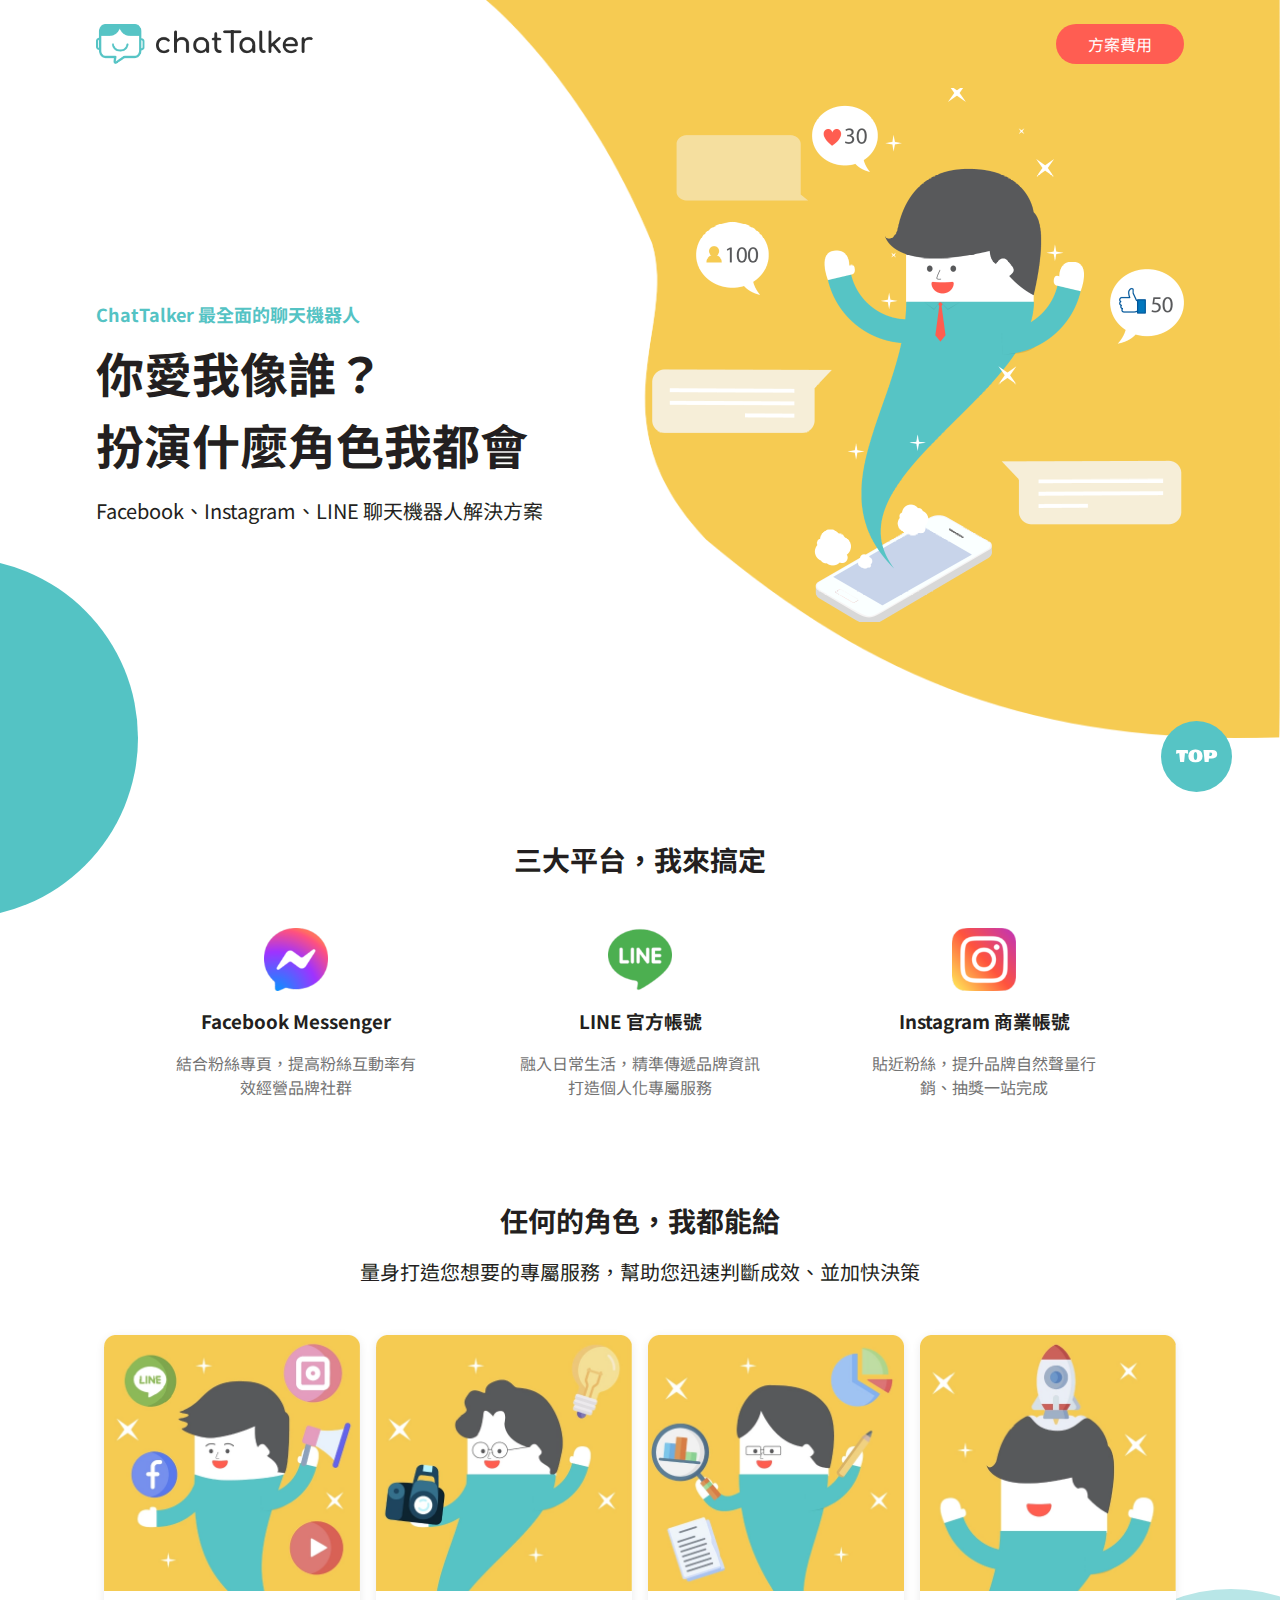
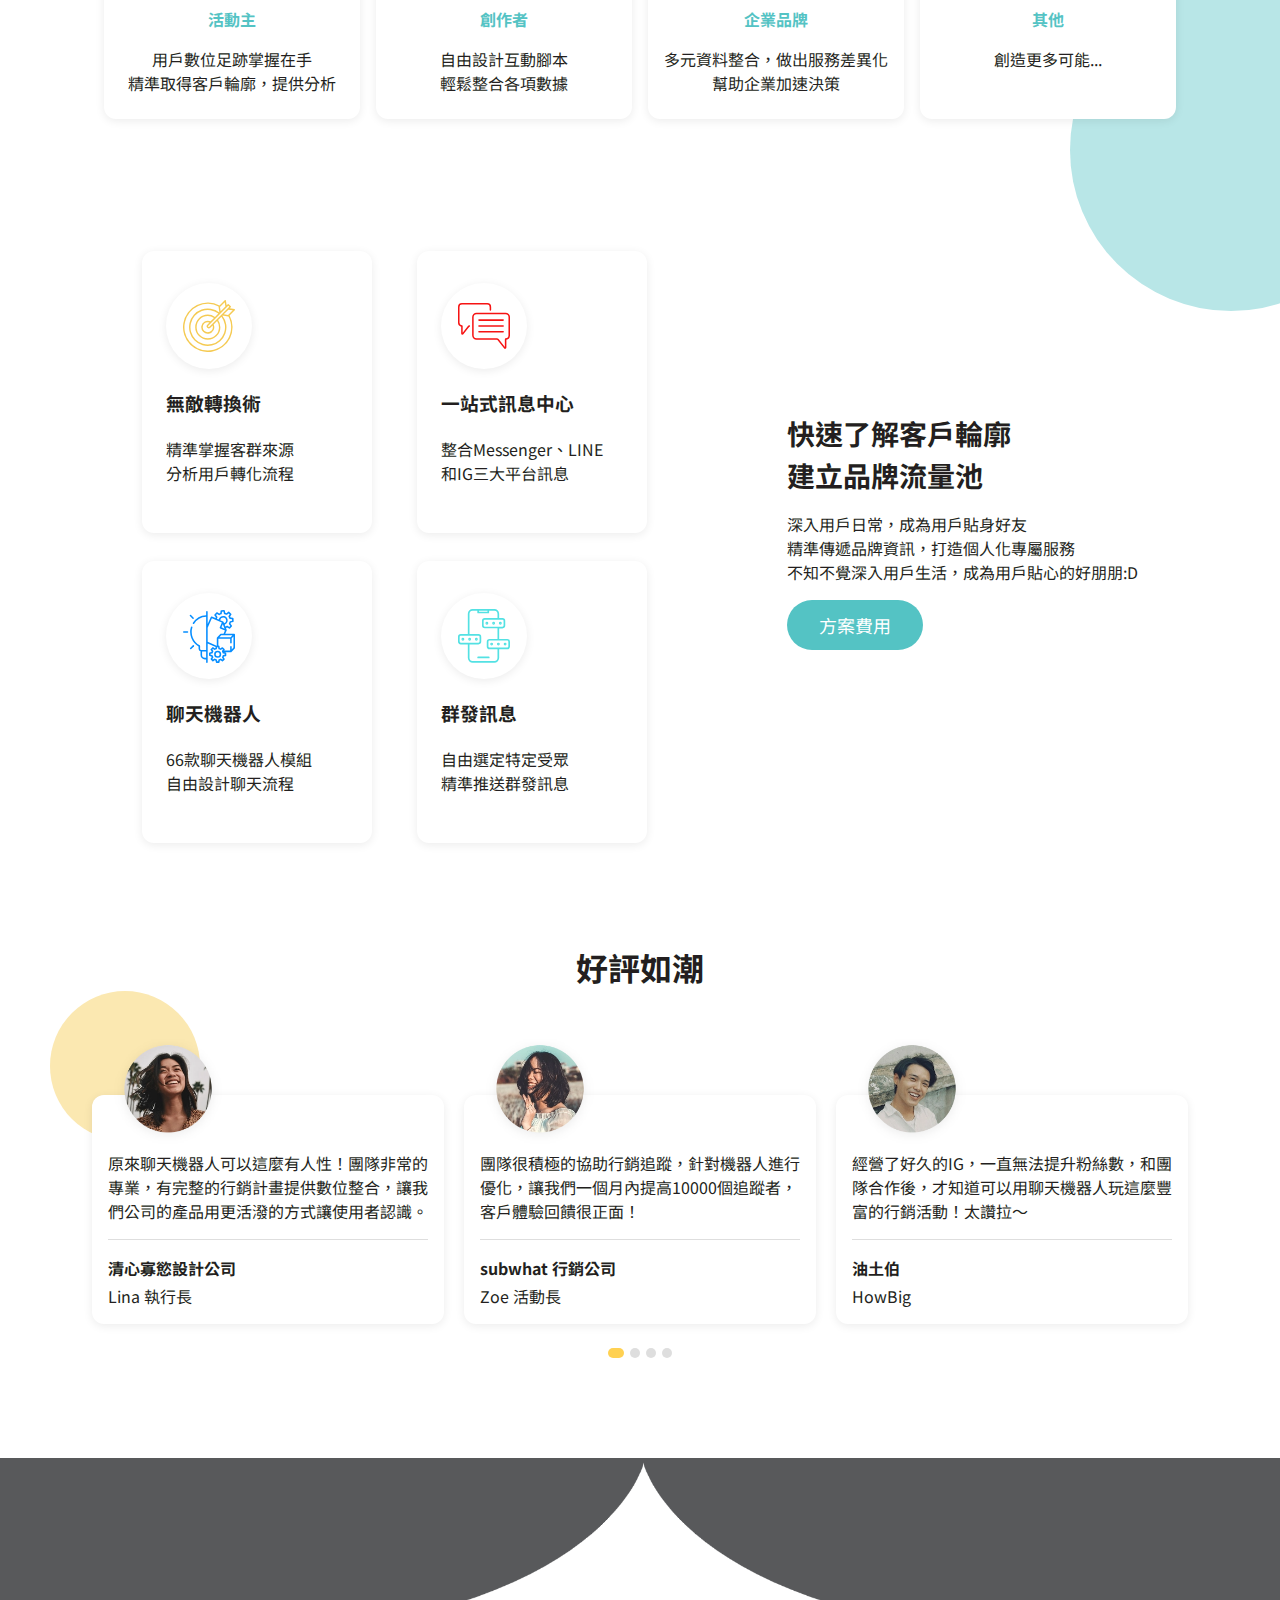
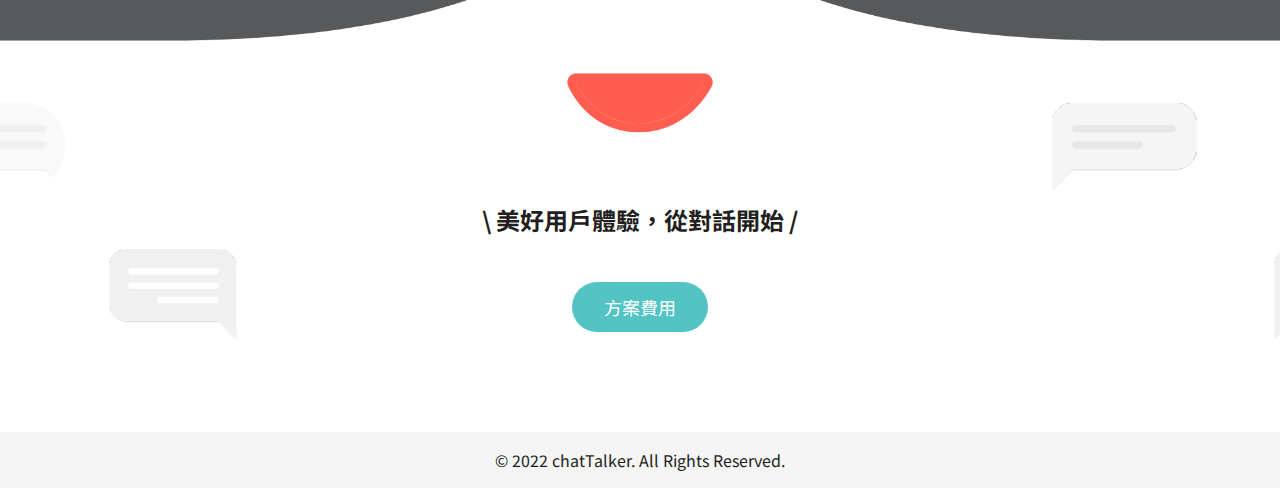
<file: index.html>
<!DOCTYPE html>
<html lang="en">
  <head>
    <meta charset="UTF-8" />
    <meta http-equiv="X-UA-Compatible" content="IE=edge" />
    <meta name="viewport" content="width=device-width, initial-scale=1.0" />
    <link rel="stylesheet" href="style.css" />
    <link rel="preconnect" href="https://fonts.googleapis.com" />
    <link rel="preconnect" href="https://fonts.gstatic.com" crossorigin />
    <link
      href="https://fonts.googleapis.com/css2?family=Noto+Sans+TC:wght@400;700&family=Wendy+One&display=swap"
      rel="stylesheet"
    />
    <title>homepage - chatTalker</title>
    <script type="module" src="main.js" defer></script>
  </head>
  <body>
    <button class="btn btn_back-top" data-back-to-top aria-label="Back to top">
      <svg id="top" xmlns="http://www.w3.org/2000/svg" viewBox="0 0 71 71">
        <circle
          id="Ellipse_9"
          data-name="Ellipse 9"
          cx="35.5"
          cy="35.5"
          r="35.5"
          fill="#56c4c5"
        />
      </svg>
      <p>TOP</p>
    </button>
    <header class="header">
      <div class="header_border_bottom">
        <div class="header__header container">
          <img
            src="./src/asset/img/logo.png"
            alt="chatTalker logo"
            class="header__logo"
          />
          <a href="./plan.html" class="btn header__btn text_clr_white">方案費用</a>
        </div>
      </div>
      <div class="header__main container">
        <section class="py_8">
          <h1 class="text_clr_primary header__title">
            ChatTalker 最全面的聊天機器人
          </h1>
          <p class="header__paragraph mt_2 mb_4 text_8 text_bold">
            你愛我像誰？<br />扮演什麼角色我都會
          </p>
          <p>Facebook、Instagram、LINE 聊天機器人解決方案</p>
        </section>
        <div class="header__img-wrapper pb_2">
          <img
            class="header__img"
            src="./src/asset/img/index/img-home.png"
            alt="chatTalker image"
          />
        </div>
      </div>
    </header>
    <div class="container__circles-style">
      <section class="pt_60to100 container">
        <h2 class="text_7">三大平台，我來搞定</h2>
        <ul class="list mt_32to48 social-media__list">
          <li class="social-media__item">
            <img
              src="./src/asset/img/index/img-messenger.png"
              alt="Messenger image"
              class="pic pic_sm"
            />
            <h3>Facebook Messenger</h3>
            <p class="text_clr_gray">
              結合粉絲專頁，提高粉絲互動率有效經營品牌社群
            </p>
          </li>
          <li class="social-media__item">
            <img
              src="./src/asset/img/index/img-line.png"
              alt="Line image"
              class="pic pic_sm"
            />
            <h3>LINE 官方帳號</h3>
            <p class="text_clr_gray">
              融入日常生活，精準傳遞品牌資訊打造個人化專屬服務
            </p>
          </li>
          <li class="social-media__item">
            <img
              src="./src/asset/img/index/img-instagram.png"
              alt="Instagram image"
              class="pic pic_sm"
            />
            <h3>Instagram 商業帳號</h3>
            <p class="text_clr_gray">
              貼近粉絲，提升品牌自然聲量行銷、抽獎一站完成
            </p>
          </li>
        </ul>
      </section>
      <section class="pt_60to100 container">
        <h2 class="text_7 mb_4">任何的角色，我都能給</h2>
        <p class="text_5">量身打造您想要的專屬服務，幫助您迅速判斷成效、並加快決策</p>
        <ul class="list mt_32to48 info__list">
          <li class="card info__item">
            <img
              src="./src/asset/img/index/img-card-1.png"
              alt="Our chatTalker is surrounded by social media icons"
            />
            <h3 class="text_clr_primary text_4">活動主</h3>
            <p class="text_4">
              用戶數位足跡掌握在手<br />精準取得客戶輪廓，提供分析
            </p>
          </li>
          <li class="card info__item">
            <img
              src="./src/asset/img/index/img-card-2.png"
              alt="Our chatTalker take a camera and have a new idea"
            />
            <h3 class="text_clr_primary text_4">創作者</h3>
            <p class="text_4">自由設計互動腳本<br />輕鬆整合各項數據</p>
          </li>
          <li class="card info__item">
            <img
              src="./src/asset/img/index/img-card-3.png"
              alt="Our chatTalker is analyzing data"
            />
            <h3 class="text_clr_primary text_4">企業品牌</h3>
            <p class="text_4">多元資料整合，做出服務差異化幫助企業加速決策</p>
          </li>
          <li class="card info__item">
            <img
              src="./src/asset/img/index/img-card-4.png"
              alt="Our chatTalker wear a rocket on his head"
            />
            <h3 class="text_clr_primary text_4">其他</h3>
            <p class="text_4">創造更多可能...</p>
          </li>
        </ul>
      </section>
    </div>
    <div class="container">
      <main class="pt_60to100 product">
        <div class="product__content">
          <h2 class="text_7 mb_4">快速了解客戶輪廓<br />建立品牌流量池</h2>
          <p>深入用戶日常，成為用戶貼身好友</p>
          <p>精準傳遞品牌資訊，打造個人化專屬服務</p>
          <p>不知不覺深入用戶生活，成為用戶貼心的好朋朋:D</p>
          <a class="btn btn_primary mt_4 text_clr_white" href="./plan.html"
            >方案費用</a
          >
        </div>
        <ul class="product__list">
          <li class="card product__item">
            <div class="icon">
              <svg
                xmlns="http://www.w3.org/2000/svg"
                viewBox="0 0 51.996 51.997"
              >
                <path
                  id="target"
                  d="M51.888,9.554a.71.71,0,0,0-.57-.48l-4.694-.7,1.1-1.1a.71.71,0,0,0,0-1L45.658,4.195a.71.71,0,0,0-1,0l-1.1,1.1L42.85.606a.71.71,0,0,0-1.2-.4L36.456,5.4A24.779,24.779,0,1,0,46.524,15.468l5.19-5.19a.71.71,0,0,0,.174-.724ZM24.22,27.7a2.179,2.179,0,0,0,3.077,0l2.192-2.192A5.011,5.011,0,0,1,29.8,27.2a5.075,5.075,0,1,1-5.075-5.075,5.007,5.007,0,0,1,1.691.307l-2.192,2.192a2.175,2.175,0,0,0,0,3.078ZM27.5,21.342a6.522,6.522,0,1,0,3.077,3.078L34,21a11.02,11.02,0,0,1,1.891,6.2A11.165,11.165,0,1,1,24.722,16.036a11.023,11.023,0,0,1,6.2,1.891Zm4.432-4.432a12.43,12.43,0,0,0-7.214-2.294A12.586,12.586,0,1,0,37.308,27.2a12.428,12.428,0,0,0-2.293-7.213l3.341-3.343a17.282,17.282,0,1,1-3.077-3.078ZM45.154,5.7,46.221,6.77,26.293,26.7a.755.755,0,0,1-1.068-1.068Zm-3.5-3.492.644,4.34-4.74,4.74-.644-4.34ZM24.722,50.546A23.344,23.344,0,1,1,35.481,6.487a.709.709,0,0,0-.026.319l.853,5.736-.016.016a18.708,18.708,0,1,0,3.077,3.077l.016-.016,5.736.853a.7.7,0,0,0,.1.008.716.716,0,0,0,.213-.036,23.338,23.338,0,0,1-20.716,34.1ZM44.974,15.013l-4.34-.644,4.74-4.74,4.34.644Z"
                  transform="translate(0.072 0)"
                  fill="#f5ca52"
                />
              </svg>
            </div>
            <h3>無敵轉換術</h3>
            <p>精準掌握客群來源<br />分析用戶轉化流程</p>
          </li>
          <li class="card product__item">
            <div class="icon">
              <svg
                xmlns="http://www.w3.org/2000/svg"
                viewBox="0 0 46.486 41.019"
              >
                <g id="chat" transform="translate(0 -30.11)">
                  <g
                    id="Group_24"
                    data-name="Group 24"
                    transform="translate(0 30.11)"
                  >
                    <path
                      id="Path_11"
                      data-name="Path 11"
                      d="M221.345,191.141H199.736a.681.681,0,1,0,0,1.362h21.609a.681.681,0,1,0,0-1.362Z"
                      transform="translate(-180.982 -176.52)"
                      fill="#f61313"
                    />
                    <path
                      id="Path_12"
                      data-name="Path 12"
                      d="M221.345,248.474H199.736a.681.681,0,1,0,0,1.362h21.609a.681.681,0,0,0,0-1.362Z"
                      transform="translate(-180.982 -228.648)"
                      fill="#f61313"
                    />
                    <path
                      id="Path_13"
                      data-name="Path 13"
                      d="M221.345,305.807H199.736a.681.681,0,1,0,0,1.362h21.609a.681.681,0,1,0,0-1.362Z"
                      transform="translate(-180.982 -280.775)"
                      fill="#f61313"
                    />
                    <path
                      id="Path_14"
                      data-name="Path 14"
                      d="M169.005,125.549H143.071a3.965,3.965,0,0,0-3.961,3.961v16.308a3.965,3.965,0,0,0,3.961,3.961h18.178a.628.628,0,0,1,.5.24l5.87,7.432a1.17,1.17,0,0,0,.922.453,1.2,1.2,0,0,0,.4-.068,1.171,1.171,0,0,0,.8-1.119v-7.005a3.979,3.979,0,0,0,3.237-3.893V129.51a3.965,3.965,0,0,0-3.961-3.961Zm2.6,20.269a2.608,2.608,0,0,1-2.565,2.6.681.681,0,0,0-.672.681v7.11l-5.554-7.032a1.982,1.982,0,0,0-1.564-.758H143.071a2.6,2.6,0,0,1-2.6-2.6V129.51a2.6,2.6,0,0,1,2.6-2.6h25.935a2.6,2.6,0,0,1,2.6,2.6Z"
                      transform="translate(-126.48 -116.884)"
                      fill="#f61313"
                    />
                    <path
                      id="Path_15"
                      data-name="Path 15"
                      d="M10.032,50.035a1.816,1.816,0,0,0-1.175.675L4.18,56.632V50.7a.681.681,0,0,0-.672-.681,2.182,2.182,0,0,1-2.146-2.173v-14.2a2.177,2.177,0,0,1,2.174-2.174H26.113a2.177,2.177,0,0,1,2.174,2.174v2.627a.681.681,0,0,0,1.362,0V33.646a3.54,3.54,0,0,0-3.536-3.536H3.536A3.54,3.54,0,0,0,0,33.646v14.2A3.552,3.552,0,0,0,2.818,51.3V57.33a1.106,1.106,0,0,0,.752,1.058,1.14,1.14,0,0,0,.374.064,1.106,1.106,0,0,0,.872-.428l5.11-6.47a.46.46,0,0,1,.3-.171.681.681,0,1,0-.191-1.348Z"
                      transform="translate(0 -30.11)"
                      fill="#f61313"
                    />
                  </g>
                </g>
              </svg>
            </div>
            <h3>一站式訊息中心</h3>
            <p>整合Messenger、LINE和IG三大平台訊息</p>
          </li>
          <li class="card product__item">
            <div class="icon">
              <svg
                xmlns="http://www.w3.org/2000/svg"
                viewBox="0 0 50.288 51.184"
              >
                <g id="idea" transform="translate(-4.449 0)">
                  <path
                    id="Path_6"
                    data-name="Path 6"
                    d="M116.558,23.726a.764.764,0,0,0-.753-.718h-8.694l1.411-3.217a.766.766,0,0,0,.012-.578l-.722-1.854a7.767,7.767,0,0,0,1.165-.54l1.811,1.12a.758.758,0,0,0,.956-.134l1.751-1.923a.756.756,0,0,0,.037-.973l-1.3-1.67a7.663,7.663,0,0,0,.394-1.1l2.076-.479a.755.755,0,0,0,.585-.774L115.157,8.3a.756.756,0,0,0-.66-.711l-2.114-.268a7.66,7.66,0,0,0-.5-1.052l1.125-1.792a.755.755,0,0,0-.135-.964l-1.936-1.737a.756.756,0,0,0-.965-.037l-1.689,1.3a7.767,7.767,0,0,0-1.112-.394l-.48-2.057A.754.754,0,0,0,105.914,0l-2.607.132a.756.756,0,0,0-.711.658l-.271,2.1a7.761,7.761,0,0,0-1.067.5l-1.811-1.12a.756.756,0,0,0-.956.134L96.74,4.328A.755.755,0,0,0,96.7,5.3L98,6.97a7.679,7.679,0,0,0-.32.849L94.144,6.267a.756.756,0,0,0-1,.389l-3,6.852V1.77a.756.756,0,0,0-1.511,0V5.08A16.128,16.128,0,0,0,75.81,12.445a.756.756,0,0,0,1.267.824A14.619,14.619,0,0,1,88.633,6.592V38.583H83.974a1.158,1.158,0,0,1-1.153-1.16V34.832a.756.756,0,0,0-.4-.665,14.678,14.678,0,0,1-7.052-17.276.756.756,0,0,0-1.443-.45A16.191,16.191,0,0,0,81.31,35.277v2.147a2.675,2.675,0,0,0,1.908,2.561v3.58a4.2,4.2,0,0,0,4.192,4.192h1.223v2.673a.756.756,0,0,0,1.511,0V32.343l7.7,3.376-.173.987a6.384,6.384,0,0,0-.743.306l-1.357-.945a.755.755,0,0,0-.966.086l-1.492,1.494a.756.756,0,0,0-.085.967l.947,1.356a6.386,6.386,0,0,0-.305.743L92.052,41a.756.756,0,0,0-.624.747l.009,2.119a.756.756,0,0,0,.62.74l1.625.3a6.462,6.462,0,0,0,.314.753L93.063,47a.756.756,0,0,0,.087.965l1.5,1.5a.756.756,0,0,0,.965.086l1.346-.934a6.468,6.468,0,0,0,.753.313l.3,1.625a.756.756,0,0,0,.741.619l2.119.007h0a.756.756,0,0,0,.744-.625l.284-1.616a6.377,6.377,0,0,0,.743-.306l1.357.945a.755.755,0,0,0,.966-.086L106.466,48a.756.756,0,0,0,.085-.967l-.947-1.356a6.389,6.389,0,0,0,.305-.743l1.616-.285a.756.756,0,0,0,.624-.747l-.009-2.119a.756.756,0,0,0-.62-.74l-1.528-.279c2.163-.01,4.359-.01,6.494-.01a.771.771,0,0,0,.693-.224l3.176-3.377a.756.756,0,0,0,.205-.518V23.764C116.561,23.751,116.559,23.739,116.558,23.726Zm-2.5.793-1.722,1.831H101.495l1.722-1.831ZM105.531,11.5a.77.77,0,0,0-.4-.418l-2.868-1.257a2.868,2.868,0,1,1,3.774,2.971Zm-.748,2.244.816,2.1.863,2.216-3-1.325Zm-5.3-7.333-1.2-1.539.9-.989,1.672,1.034a.756.756,0,0,0,.812-.011,6.254,6.254,0,0,1,1.57-.741.756.756,0,0,0,.525-.625l.25-1.933,1.346-.068.443,1.9a.756.756,0,0,0,.585.569,6.253,6.253,0,0,1,1.636.579.756.756,0,0,0,.808-.071l1.559-1.2.995.893L110.35,5.864a.756.756,0,0,0,.01.82,6.157,6.157,0,0,1,.744,1.555.756.756,0,0,0,.626.523l1.949.247.067,1.324-1.915.442a.756.756,0,0,0-.57.583,6.147,6.147,0,0,1-.584,1.622.756.756,0,0,0,.072.817l1.2,1.539-.9.989-1.672-1.034a.756.756,0,0,0-.811.01,6.258,6.258,0,0,1-1.3.65l-.679-1.744A4.359,4.359,0,1,0,100.833,9.2l-1.757-.77a6.171,6.171,0,0,1,.48-1.2.755.755,0,0,0-.072-.817ZM87.41,46.245a2.684,2.684,0,0,1-2.681-2.681v-3.47h3.9v6.15Zm2.734-28.973,4.085-9.316,9.6,4.209-2.053,4.649a.756.756,0,0,0,.386,1l4.674,2.065-1.374,3.134H102.89a.755.755,0,0,0-.55.238l-3.176,3.377a1.388,1.388,0,0,0-.218.845v7h-.2l-8.6-3.772Zm16.491,26-1.449.256a.756.756,0,0,0-.6.558,4.869,4.869,0,0,1-.518,1.263.756.756,0,0,0,.032.815l.849,1.217-.6.6-1.217-.848a.756.756,0,0,0-.815-.032,4.871,4.871,0,0,1-1.263.519.755.755,0,0,0-.557.6l-.254,1.449-.855,0-.268-1.461a.756.756,0,0,0-.552-.595,4.962,4.962,0,0,1-1.27-.528.756.756,0,0,0-.815.03l-1.208.839-.612-.611.838-1.209a.756.756,0,0,0,.029-.815,4.966,4.966,0,0,1-.53-1.27.756.756,0,0,0-.6-.552l-1.461-.267,0-.855,1.449-.256a.756.756,0,0,0,.6-.558,4.87,4.87,0,0,1,.518-1.263.756.756,0,0,0-.032-.815l-.849-1.217.6-.6,1.217.848a.755.755,0,0,0,.815.032,4.876,4.876,0,0,1,1.263-.519.755.755,0,0,0,.557-.6l.254-1.449.855,0,.268,1.461a.756.756,0,0,0,.552.595,4.959,4.959,0,0,1,1.27.528.755.755,0,0,0,.815-.03L104.3,37.7l.612.611-.838,1.209a.756.756,0,0,0-.029.815,4.966,4.966,0,0,1,.53,1.27.756.756,0,0,0,.6.552l1.461.267Zm6.752-5.169c0-.744,0-2.582,0-2.582a.756.756,0,0,0-1.511,0v3.722c-1.908,0-3.855,0-5.78.01l.42-.606a.756.756,0,0,0-.087-.965l-1.5-1.5a.756.756,0,0,0-.965-.086l-1.346.934a6.47,6.47,0,0,0-.754-.313l-.3-1.625a.9.9,0,0,0-1.093-.62c-.012-.839.079-5.228,0-6.574h11.407v3.683a.756.756,0,0,0,1.511,0s0-2.841,0-4.141l1.662-1.768V36.339Z"
                    transform="translate(-61.824 0)"
                    fill="#058dff"
                  />
                  <path
                    id="Path_7"
                    data-name="Path 7"
                    d="M306.576,390.994h-.011a3.4,3.4,0,0,0-3.407,3.421,3.45,3.45,0,0,0,3.435,3.432h.011a3.4,3.4,0,0,0,3.407-3.421,3.45,3.45,0,0,0-3.435-3.432Zm1.37,4.787a1.869,1.869,0,0,1-1.349.555,1.939,1.939,0,0,1-1.929-1.927,1.892,1.892,0,0,1,1.9-1.9,1.939,1.939,0,0,1,1.929,1.927A1.884,1.884,0,0,1,307.946,395.781Z"
                    transform="translate(-268.614 -351.602)"
                    fill="#058dff"
                  />
                  <path
                    id="Path_8"
                    data-name="Path 8"
                    d="M71.934,49.818a.774.774,0,0,0,.534-1.29l-2.577-2.577a.756.756,0,0,0-1.069,1.068L71.4,49.6A.753.753,0,0,0,71.934,49.818Z"
                    transform="translate(-57.688 -41.12)"
                    fill="#058dff"
                  />
                  <path
                    id="Path_9"
                    data-name="Path 9"
                    d="M8.826,204.487H5.182a.756.756,0,0,0,0,1.511H8.826A.756.756,0,0,0,8.826,204.487Z"
                    transform="translate(0 -183.885)"
                    fill="#058dff"
                  />
                  <path
                    id="Path_10"
                    data-name="Path 10"
                    d="M73.688,336.9l-2.576,2.577a.756.756,0,0,0,1.069,1.068l2.576-2.577A.756.756,0,0,0,73.688,336.9Z"
                    transform="translate(-59.745 -302.758)"
                    fill="#058dff"
                  />
                </g>
              </svg>
            </div>
            <h3>聊天機器人</h3>
            <p>66款聊天機器人模組<br />自由設計聊天流程</p>
          </li>
          <li class="card product__item">
            <div class="icon">
              <svg xmlns="http://www.w3.org/2000/svg" viewBox="0 0 42 43.394">
                <path
                  id="chat_1_"
                  data-name="chat (1)"
                  d="M33.761,39.078a.678.678,0,0,1-.678.678H24.475a.678.678,0,1,1,0-1.356h8.608A.678.678,0,0,1,33.761,39.078Zm2.08-27.591a1.148,1.148,0,1,1,1.148,1.148,1.148,1.148,0,0,1-1.148-1.148Zm.939,0a.208.208,0,1,0,.208-.208.208.208,0,0,0-.208.208Zm-6.377,0a1.148,1.148,0,1,1,1.148,1.148A1.148,1.148,0,0,1,30.4,11.487Zm.939,0a.208.208,0,1,0,.208-.208.208.208,0,0,0-.208.208Zm9.936,0a1.148,1.148,0,1,1,1.148,1.148A1.148,1.148,0,0,1,41.279,11.487Zm.939,0a.208.208,0,1,0,.208-.208A.208.208,0,0,0,42.218,11.487ZM24.2,24.416a1.148,1.148,0,1,1-1.148-1.148A1.148,1.148,0,0,1,24.2,24.416Zm-.939,0a.208.208,0,1,0-.208.208.208.208,0,0,0,.208-.208Zm-4.5,0a1.148,1.148,0,1,1-1.148-1.148,1.148,1.148,0,0,1,1.148,1.148Zm-.939,0a.208.208,0,1,0-.208.208.208.208,0,0,0,.208-.208Zm-4.5,0a1.148,1.148,0,1,1-1.148-1.148,1.148,1.148,0,0,1,1.148,1.148Zm-.939,0a.208.208,0,1,0-.208.208.208.208,0,0,0,.208-.208Zm37.839,2.031v3.8a2.267,2.267,0,0,1-2.264,2.264H41.475v7.142A3.926,3.926,0,0,1,37.4,43.394H20.233a3.926,3.926,0,0,1-4.078-3.743V28.579H10.488a2.267,2.267,0,0,1-2.264-2.264v-3.8a2.267,2.267,0,0,1,2.264-2.264h5.667V3.743A3.926,3.926,0,0,1,20.233,0H37.4a3.926,3.926,0,0,1,4.078,3.743V7.325h2.639a2.267,2.267,0,0,1,2.264,2.264v3.8a2.267,2.267,0,0,1-2.264,2.264H41.475v8.533H47.96a2.267,2.267,0,0,1,2.264,2.264ZM44.114,8.681H29.863a.909.909,0,0,0-.908.908v3.8a.909.909,0,0,0,.908.908H44.114a.909.909,0,0,0,.908-.908v-3.8a.909.909,0,0,0-.908-.908ZM25.172,2.16h6.837v-.8H25.172ZM10.488,27.223H24.739a.909.909,0,0,0,.908-.908v-3.8a.909.909,0,0,0-.908-.908H10.488a.909.909,0,0,0-.908.908v3.8A.909.909,0,0,0,10.488,27.223Zm29.631,5.286H33.709a2.267,2.267,0,0,1-2.264-2.264v-3.8a2.267,2.267,0,0,1,2.264-2.264H40.12V15.65H29.863A2.267,2.267,0,0,1,27.6,13.386v-3.8a2.267,2.267,0,0,1,2.264-2.264H40.119V3.743A2.574,2.574,0,0,0,37.4,1.356H33.365V2.838a.678.678,0,0,1-.678.678H24.494a.678.678,0,0,1-.678-.678V1.356H20.233a2.574,2.574,0,0,0-2.722,2.387v16.51H24.74A2.267,2.267,0,0,1,27,22.518v3.8a2.267,2.267,0,0,1-2.264,2.264H17.511V39.651a2.574,2.574,0,0,0,2.722,2.387H37.4a2.574,2.574,0,0,0,2.722-2.387Zm8.749-6.061a.909.909,0,0,0-.908-.908H33.709a.909.909,0,0,0-.908.908v3.8a.909.909,0,0,0,.908.908H47.96a.909.909,0,0,0,.908-.908Zm-1.449,1.9A1.148,1.148,0,1,1,46.272,27.2a1.148,1.148,0,0,1,1.148,1.148Zm-.939,0a.208.208,0,1,0-.208.208.208.208,0,0,0,.208-.208Zm-4.5,0A1.148,1.148,0,1,1,40.834,27.2a1.148,1.148,0,0,1,1.148,1.148Zm-.939,0a.208.208,0,1,0-.208.208.208.208,0,0,0,.208-.208Zm-4.5,0A1.148,1.148,0,1,1,35.4,27.2a1.148,1.148,0,0,1,1.148,1.148Zm-.939,0a.208.208,0,1,0-.208.208.208.208,0,0,0,.208-.208Z"
                  transform="translate(-8.224)"
                  fill="#53e1e3"
                />
              </svg>
            </div>
            <h3>群發訊息</h3>
            <p>自由選定特定受眾<br />精準推送群發訊息</p>
          </li>
        </ul>
      </main>
    </div>
    <section class="pt_60to100 comments">
      <h2 class="comments__title text_8">好評如潮</h2>
      <ul data-scroller="false" class="horizontal-scroller comments__list">
        <li class="horizontal-scroller__scroller">
          <ul data-scroller="true" class="horizontal-scroller__list">
            <li class="card horizontal-scroller__item comments__card">
              <img
                class="card__avatar"
                src="./src/asset/img/index/img-avatar-1.png"
                alt="清心寡慾設計公司 - Lina 執行長"
              />
              <p>
                原來聊天機器人可以這麼有人性！團隊非常的專業，有完整的行銷計畫提供數位整合，讓我們公司的產品用更活潑的方式讓使用者認識。
              </p>
              <h3 class="text_4">清心寡慾設計公司</h3>
              <div class="card__footer">
                <p>Lina 執行長</p>
                <ul class="stars">
                  <li>
                    <svg
                      xmlns="http://www.w3.org/2000/svg"
                      viewBox="0 0 20.015 19.082"
                    >
                      <path
                        id="Path_4"
                        data-name="Path 4"
                        d="M22,10.1A.937.937,0,0,0,21.2,9l-5.7-.8L12.9,3a.781.781,0,0,0-.4-.4,1.012,1.012,0,0,0-1.4.4L8.6,8.2,2.9,9a.6.6,0,0,0-.6.3.967.967,0,0,0,0,1.4l4.1,4-1,5.7a1.268,1.268,0,0,0,.1.6,1.012,1.012,0,0,0,1.4.4L12,18.7l5.1,2.7a.749.749,0,0,0,.5.1h.2a1.037,1.037,0,0,0,.8-1.2l-1-5.7,4.1-4A.55.55,0,0,0,22,10.1Z"
                        transform="translate(-2 -2.459)"
                        fill="#f5ca52"
                      />
                    </svg>
                  </li>
                  <li>
                    <svg
                      xmlns="http://www.w3.org/2000/svg"
                      viewBox="0 0 20.015 19.082"
                    >
                      <path
                        id="Path_4"
                        data-name="Path 4"
                        d="M22,10.1A.937.937,0,0,0,21.2,9l-5.7-.8L12.9,3a.781.781,0,0,0-.4-.4,1.012,1.012,0,0,0-1.4.4L8.6,8.2,2.9,9a.6.6,0,0,0-.6.3.967.967,0,0,0,0,1.4l4.1,4-1,5.7a1.268,1.268,0,0,0,.1.6,1.012,1.012,0,0,0,1.4.4L12,18.7l5.1,2.7a.749.749,0,0,0,.5.1h.2a1.037,1.037,0,0,0,.8-1.2l-1-5.7,4.1-4A.55.55,0,0,0,22,10.1Z"
                        transform="translate(-2 -2.459)"
                        fill="#f5ca52"
                      />
                    </svg>
                  </li>
                  <li>
                    <svg
                      xmlns="http://www.w3.org/2000/svg"
                      viewBox="0 0 20.015 19.082"
                    >
                      <path
                        id="Path_4"
                        data-name="Path 4"
                        d="M22,10.1A.937.937,0,0,0,21.2,9l-5.7-.8L12.9,3a.781.781,0,0,0-.4-.4,1.012,1.012,0,0,0-1.4.4L8.6,8.2,2.9,9a.6.6,0,0,0-.6.3.967.967,0,0,0,0,1.4l4.1,4-1,5.7a1.268,1.268,0,0,0,.1.6,1.012,1.012,0,0,0,1.4.4L12,18.7l5.1,2.7a.749.749,0,0,0,.5.1h.2a1.037,1.037,0,0,0,.8-1.2l-1-5.7,4.1-4A.55.55,0,0,0,22,10.1Z"
                        transform="translate(-2 -2.459)"
                        fill="#f5ca52"
                      />
                    </svg>
                  </li>
                  <li>
                    <svg
                      xmlns="http://www.w3.org/2000/svg"
                      viewBox="0 0 20.015 19.082"
                    >
                      <path
                        id="Path_4"
                        data-name="Path 4"
                        d="M22,10.1A.937.937,0,0,0,21.2,9l-5.7-.8L12.9,3a.781.781,0,0,0-.4-.4,1.012,1.012,0,0,0-1.4.4L8.6,8.2,2.9,9a.6.6,0,0,0-.6.3.967.967,0,0,0,0,1.4l4.1,4-1,5.7a1.268,1.268,0,0,0,.1.6,1.012,1.012,0,0,0,1.4.4L12,18.7l5.1,2.7a.749.749,0,0,0,.5.1h.2a1.037,1.037,0,0,0,.8-1.2l-1-5.7,4.1-4A.55.55,0,0,0,22,10.1Z"
                        transform="translate(-2 -2.459)"
                        fill="#f5ca52"
                      />
                    </svg>
                  </li>
                  <li>
                    <svg
                      xmlns="http://www.w3.org/2000/svg"
                      viewBox="0 0 20.015 19.082"
                    >
                      <path
                        id="Path_4"
                        data-name="Path 4"
                        d="M22,10.1A.937.937,0,0,0,21.2,9l-5.7-.8L12.9,3a.781.781,0,0,0-.4-.4,1.012,1.012,0,0,0-1.4.4L8.6,8.2,2.9,9a.6.6,0,0,0-.6.3.967.967,0,0,0,0,1.4l4.1,4-1,5.7a1.268,1.268,0,0,0,.1.6,1.012,1.012,0,0,0,1.4.4L12,18.7l5.1,2.7a.749.749,0,0,0,.5.1h.2a1.037,1.037,0,0,0,.8-1.2l-1-5.7,4.1-4A.55.55,0,0,0,22,10.1Z"
                        transform="translate(-2 -2.459)"
                        fill="#f5ca52"
                      />
                    </svg>
                  </li>
                </ul>
              </div>
            </li>
            <li class="card horizontal-scroller__item comments__card">
              <img
                class="card__avatar"
                src="./src/asset/img/index/img-avatar-2.png"
                alt="subwhat 行銷公司 - Zoe 活動長"
              />
              <p>
                團隊很積極的協助行銷追蹤，針對機器人進行優化，讓我們一個月內提高10000個追蹤者，客戶體驗回饋很正面！
              </p>
              <h3 class="text_4">subwhat 行銷公司</h3>
              <div class="card__footer">
                <p>Zoe 活動長</p>
                <ul class="stars">
                  <li>
                    <svg
                      xmlns="http://www.w3.org/2000/svg"
                      viewBox="0 0 20.015 19.082"
                    >
                      <path
                        id="Path_4"
                        data-name="Path 4"
                        d="M22,10.1A.937.937,0,0,0,21.2,9l-5.7-.8L12.9,3a.781.781,0,0,0-.4-.4,1.012,1.012,0,0,0-1.4.4L8.6,8.2,2.9,9a.6.6,0,0,0-.6.3.967.967,0,0,0,0,1.4l4.1,4-1,5.7a1.268,1.268,0,0,0,.1.6,1.012,1.012,0,0,0,1.4.4L12,18.7l5.1,2.7a.749.749,0,0,0,.5.1h.2a1.037,1.037,0,0,0,.8-1.2l-1-5.7,4.1-4A.55.55,0,0,0,22,10.1Z"
                        transform="translate(-2 -2.459)"
                        fill="#f5ca52"
                      />
                    </svg>
                  </li>
                  <li>
                    <svg
                      xmlns="http://www.w3.org/2000/svg"
                      viewBox="0 0 20.015 19.082"
                    >
                      <path
                        id="Path_4"
                        data-name="Path 4"
                        d="M22,10.1A.937.937,0,0,0,21.2,9l-5.7-.8L12.9,3a.781.781,0,0,0-.4-.4,1.012,1.012,0,0,0-1.4.4L8.6,8.2,2.9,9a.6.6,0,0,0-.6.3.967.967,0,0,0,0,1.4l4.1,4-1,5.7a1.268,1.268,0,0,0,.1.6,1.012,1.012,0,0,0,1.4.4L12,18.7l5.1,2.7a.749.749,0,0,0,.5.1h.2a1.037,1.037,0,0,0,.8-1.2l-1-5.7,4.1-4A.55.55,0,0,0,22,10.1Z"
                        transform="translate(-2 -2.459)"
                        fill="#f5ca52"
                      />
                    </svg>
                  </li>
                  <li>
                    <svg
                      xmlns="http://www.w3.org/2000/svg"
                      viewBox="0 0 20.015 19.082"
                    >
                      <path
                        id="Path_4"
                        data-name="Path 4"
                        d="M22,10.1A.937.937,0,0,0,21.2,9l-5.7-.8L12.9,3a.781.781,0,0,0-.4-.4,1.012,1.012,0,0,0-1.4.4L8.6,8.2,2.9,9a.6.6,0,0,0-.6.3.967.967,0,0,0,0,1.4l4.1,4-1,5.7a1.268,1.268,0,0,0,.1.6,1.012,1.012,0,0,0,1.4.4L12,18.7l5.1,2.7a.749.749,0,0,0,.5.1h.2a1.037,1.037,0,0,0,.8-1.2l-1-5.7,4.1-4A.55.55,0,0,0,22,10.1Z"
                        transform="translate(-2 -2.459)"
                        fill="#f5ca52"
                      />
                    </svg>
                  </li>
                  <li>
                    <svg
                      xmlns="http://www.w3.org/2000/svg"
                      viewBox="0 0 20.015 19.082"
                    >
                      <path
                        id="Path_4"
                        data-name="Path 4"
                        d="M22,10.1A.937.937,0,0,0,21.2,9l-5.7-.8L12.9,3a.781.781,0,0,0-.4-.4,1.012,1.012,0,0,0-1.4.4L8.6,8.2,2.9,9a.6.6,0,0,0-.6.3.967.967,0,0,0,0,1.4l4.1,4-1,5.7a1.268,1.268,0,0,0,.1.6,1.012,1.012,0,0,0,1.4.4L12,18.7l5.1,2.7a.749.749,0,0,0,.5.1h.2a1.037,1.037,0,0,0,.8-1.2l-1-5.7,4.1-4A.55.55,0,0,0,22,10.1Z"
                        transform="translate(-2 -2.459)"
                        fill="#f5ca52"
                      />
                    </svg>
                  </li>
                  <li>
                    <svg
                      xmlns="http://www.w3.org/2000/svg"
                      viewBox="0 0 20.015 19.082"
                    >
                      <path
                        id="Path_4"
                        data-name="Path 4"
                        d="M22,10.1A.937.937,0,0,0,21.2,9l-5.7-.8L12.9,3a.781.781,0,0,0-.4-.4,1.012,1.012,0,0,0-1.4.4L8.6,8.2,2.9,9a.6.6,0,0,0-.6.3.967.967,0,0,0,0,1.4l4.1,4-1,5.7a1.268,1.268,0,0,0,.1.6,1.012,1.012,0,0,0,1.4.4L12,18.7l5.1,2.7a.749.749,0,0,0,.5.1h.2a1.037,1.037,0,0,0,.8-1.2l-1-5.7,4.1-4A.55.55,0,0,0,22,10.1Z"
                        transform="translate(-2 -2.459)"
                        fill="#f5ca52"
                      />
                    </svg>
                  </li>
                </ul>
              </div>
            </li>
            <li class="card horizontal-scroller__item comments__card">
              <img
                class="card__avatar"
                src="./src/asset/img/index/img-avatar-3.png"
                alt="油土伯 - HowBig"
              />
              <p>
                經營了好久的IG，一直無法提升粉絲數，和團隊合作後，才知道可以用聊天機器人玩這麼豐富的行銷活動！太讚拉～
              </p>
              <h3 class="text_4">油土伯</h3>
              <div class="card__footer">
                <p>HowBig</p>
                <ul class="stars">
                  <li>
                    <svg
                      xmlns="http://www.w3.org/2000/svg"
                      viewBox="0 0 20.015 19.082"
                    >
                      <path
                        id="Path_4"
                        data-name="Path 4"
                        d="M22,10.1A.937.937,0,0,0,21.2,9l-5.7-.8L12.9,3a.781.781,0,0,0-.4-.4,1.012,1.012,0,0,0-1.4.4L8.6,8.2,2.9,9a.6.6,0,0,0-.6.3.967.967,0,0,0,0,1.4l4.1,4-1,5.7a1.268,1.268,0,0,0,.1.6,1.012,1.012,0,0,0,1.4.4L12,18.7l5.1,2.7a.749.749,0,0,0,.5.1h.2a1.037,1.037,0,0,0,.8-1.2l-1-5.7,4.1-4A.55.55,0,0,0,22,10.1Z"
                        transform="translate(-2 -2.459)"
                        fill="#f5ca52"
                      />
                    </svg>
                  </li>
                  <li>
                    <svg
                      xmlns="http://www.w3.org/2000/svg"
                      viewBox="0 0 20.015 19.082"
                    >
                      <path
                        id="Path_4"
                        data-name="Path 4"
                        d="M22,10.1A.937.937,0,0,0,21.2,9l-5.7-.8L12.9,3a.781.781,0,0,0-.4-.4,1.012,1.012,0,0,0-1.4.4L8.6,8.2,2.9,9a.6.6,0,0,0-.6.3.967.967,0,0,0,0,1.4l4.1,4-1,5.7a1.268,1.268,0,0,0,.1.6,1.012,1.012,0,0,0,1.4.4L12,18.7l5.1,2.7a.749.749,0,0,0,.5.1h.2a1.037,1.037,0,0,0,.8-1.2l-1-5.7,4.1-4A.55.55,0,0,0,22,10.1Z"
                        transform="translate(-2 -2.459)"
                        fill="#f5ca52"
                      />
                    </svg>
                  </li>
                  <li>
                    <svg
                      xmlns="http://www.w3.org/2000/svg"
                      viewBox="0 0 20.015 19.082"
                    >
                      <path
                        id="Path_4"
                        data-name="Path 4"
                        d="M22,10.1A.937.937,0,0,0,21.2,9l-5.7-.8L12.9,3a.781.781,0,0,0-.4-.4,1.012,1.012,0,0,0-1.4.4L8.6,8.2,2.9,9a.6.6,0,0,0-.6.3.967.967,0,0,0,0,1.4l4.1,4-1,5.7a1.268,1.268,0,0,0,.1.6,1.012,1.012,0,0,0,1.4.4L12,18.7l5.1,2.7a.749.749,0,0,0,.5.1h.2a1.037,1.037,0,0,0,.8-1.2l-1-5.7,4.1-4A.55.55,0,0,0,22,10.1Z"
                        transform="translate(-2 -2.459)"
                        fill="#f5ca52"
                      />
                    </svg>
                  </li>
                  <li>
                    <svg
                      xmlns="http://www.w3.org/2000/svg"
                      viewBox="0 0 20.015 19.082"
                    >
                      <path
                        id="Path_4"
                        data-name="Path 4"
                        d="M22,10.1A.937.937,0,0,0,21.2,9l-5.7-.8L12.9,3a.781.781,0,0,0-.4-.4,1.012,1.012,0,0,0-1.4.4L8.6,8.2,2.9,9a.6.6,0,0,0-.6.3.967.967,0,0,0,0,1.4l4.1,4-1,5.7a1.268,1.268,0,0,0,.1.6,1.012,1.012,0,0,0,1.4.4L12,18.7l5.1,2.7a.749.749,0,0,0,.5.1h.2a1.037,1.037,0,0,0,.8-1.2l-1-5.7,4.1-4A.55.55,0,0,0,22,10.1Z"
                        transform="translate(-2 -2.459)"
                        fill="#f5ca52"
                      />
                    </svg>
                  </li>
                  <li>
                    <svg
                      xmlns="http://www.w3.org/2000/svg"
                      viewBox="0 0 20.015 19.082"
                    >
                      <path
                        id="Path_4"
                        data-name="Path 4"
                        d="M22,10.1A.937.937,0,0,0,21.2,9l-5.7-.8L12.9,3a.781.781,0,0,0-.4-.4,1.012,1.012,0,0,0-1.4.4L8.6,8.2,2.9,9a.6.6,0,0,0-.6.3.967.967,0,0,0,0,1.4l4.1,4-1,5.7a1.268,1.268,0,0,0,.1.6,1.012,1.012,0,0,0,1.4.4L12,18.7l5.1,2.7a.749.749,0,0,0,.5.1h.2a1.037,1.037,0,0,0,.8-1.2l-1-5.7,4.1-4A.55.55,0,0,0,22,10.1Z"
                        transform="translate(-2 -2.459)"
                        fill="#f5ca52"
                      />
                    </svg>
                  </li>
                </ul>
              </div>
            </li>
            <li class="card horizontal-scroller__item comments__card">
              <img
                class="card__avatar"
                src="./src/asset/img/index/img-avatar-1.png"
                alt="清心寡慾設計公司 - Lina 執行長"
              />
              <p>
                原來聊天機器人可以這麼有人性！團隊非常的專業，有完整的行銷計畫提供數位整合，讓我們公司的產品用更活潑的方式讓使用者認識。
              </p>
              <h3 class="text_4">清心寡慾設計公司</h3>
              <div class="card__footer">
                <p>Lina 執行長</p>
                <ul class="stars">
                  <li>
                    <svg
                      xmlns="http://www.w3.org/2000/svg"
                      viewBox="0 0 20.015 19.082"
                    >
                      <path
                        id="Path_4"
                        data-name="Path 4"
                        d="M22,10.1A.937.937,0,0,0,21.2,9l-5.7-.8L12.9,3a.781.781,0,0,0-.4-.4,1.012,1.012,0,0,0-1.4.4L8.6,8.2,2.9,9a.6.6,0,0,0-.6.3.967.967,0,0,0,0,1.4l4.1,4-1,5.7a1.268,1.268,0,0,0,.1.6,1.012,1.012,0,0,0,1.4.4L12,18.7l5.1,2.7a.749.749,0,0,0,.5.1h.2a1.037,1.037,0,0,0,.8-1.2l-1-5.7,4.1-4A.55.55,0,0,0,22,10.1Z"
                        transform="translate(-2 -2.459)"
                        fill="#f5ca52"
                      />
                    </svg>
                  </li>
                  <li>
                    <svg
                      xmlns="http://www.w3.org/2000/svg"
                      viewBox="0 0 20.015 19.082"
                    >
                      <path
                        id="Path_4"
                        data-name="Path 4"
                        d="M22,10.1A.937.937,0,0,0,21.2,9l-5.7-.8L12.9,3a.781.781,0,0,0-.4-.4,1.012,1.012,0,0,0-1.4.4L8.6,8.2,2.9,9a.6.6,0,0,0-.6.3.967.967,0,0,0,0,1.4l4.1,4-1,5.7a1.268,1.268,0,0,0,.1.6,1.012,1.012,0,0,0,1.4.4L12,18.7l5.1,2.7a.749.749,0,0,0,.5.1h.2a1.037,1.037,0,0,0,.8-1.2l-1-5.7,4.1-4A.55.55,0,0,0,22,10.1Z"
                        transform="translate(-2 -2.459)"
                        fill="#f5ca52"
                      />
                    </svg>
                  </li>
                  <li>
                    <svg
                      xmlns="http://www.w3.org/2000/svg"
                      viewBox="0 0 20.015 19.082"
                    >
                      <path
                        id="Path_4"
                        data-name="Path 4"
                        d="M22,10.1A.937.937,0,0,0,21.2,9l-5.7-.8L12.9,3a.781.781,0,0,0-.4-.4,1.012,1.012,0,0,0-1.4.4L8.6,8.2,2.9,9a.6.6,0,0,0-.6.3.967.967,0,0,0,0,1.4l4.1,4-1,5.7a1.268,1.268,0,0,0,.1.6,1.012,1.012,0,0,0,1.4.4L12,18.7l5.1,2.7a.749.749,0,0,0,.5.1h.2a1.037,1.037,0,0,0,.8-1.2l-1-5.7,4.1-4A.55.55,0,0,0,22,10.1Z"
                        transform="translate(-2 -2.459)"
                        fill="#f5ca52"
                      />
                    </svg>
                  </li>
                  <li>
                    <svg
                      xmlns="http://www.w3.org/2000/svg"
                      viewBox="0 0 20.015 19.082"
                    >
                      <path
                        id="Path_4"
                        data-name="Path 4"
                        d="M22,10.1A.937.937,0,0,0,21.2,9l-5.7-.8L12.9,3a.781.781,0,0,0-.4-.4,1.012,1.012,0,0,0-1.4.4L8.6,8.2,2.9,9a.6.6,0,0,0-.6.3.967.967,0,0,0,0,1.4l4.1,4-1,5.7a1.268,1.268,0,0,0,.1.6,1.012,1.012,0,0,0,1.4.4L12,18.7l5.1,2.7a.749.749,0,0,0,.5.1h.2a1.037,1.037,0,0,0,.8-1.2l-1-5.7,4.1-4A.55.55,0,0,0,22,10.1Z"
                        transform="translate(-2 -2.459)"
                        fill="#f5ca52"
                      />
                    </svg>
                  </li>
                  <li>
                    <svg
                      xmlns="http://www.w3.org/2000/svg"
                      viewBox="0 0 20.015 19.082"
                    >
                      <path
                        id="Path_4"
                        data-name="Path 4"
                        d="M22,10.1A.937.937,0,0,0,21.2,9l-5.7-.8L12.9,3a.781.781,0,0,0-.4-.4,1.012,1.012,0,0,0-1.4.4L8.6,8.2,2.9,9a.6.6,0,0,0-.6.3.967.967,0,0,0,0,1.4l4.1,4-1,5.7a1.268,1.268,0,0,0,.1.6,1.012,1.012,0,0,0,1.4.4L12,18.7l5.1,2.7a.749.749,0,0,0,.5.1h.2a1.037,1.037,0,0,0,.8-1.2l-1-5.7,4.1-4A.55.55,0,0,0,22,10.1Z"
                        transform="translate(-2 -2.459)"
                        fill="#f5ca52"
                      />
                    </svg>
                  </li>
                </ul>
              </div>
            </li>
          </ul>
        </li>
        <li class="horizontal-scroller__scroller">
          <ul class="horizontal-scroller__list">
            <li class="card horizontal-scroller__item comments__card">
              <img
                class="card__avatar"
                src="./src/asset/img/index/img-avatar-1.png"
                alt="清心寡慾設計公司 - Lina 執行長"
              />
              <p>
                原來聊天機器人可以這麼有人性！團隊非常的專業，有完整的行銷計畫提供數位整合，讓我們公司的產品用更活潑的方式讓使用者認識。
              </p>
              <h3 class="text_4">清心寡慾設計公司</h3>
              <div class="card__footer">
                <p>Lina 執行長</p>
                <ul class="stars">
                  <li>
                    <svg
                      xmlns="http://www.w3.org/2000/svg"
                      viewBox="0 0 20.015 19.082"
                    >
                      <path
                        id="Path_4"
                        data-name="Path 4"
                        d="M22,10.1A.937.937,0,0,0,21.2,9l-5.7-.8L12.9,3a.781.781,0,0,0-.4-.4,1.012,1.012,0,0,0-1.4.4L8.6,8.2,2.9,9a.6.6,0,0,0-.6.3.967.967,0,0,0,0,1.4l4.1,4-1,5.7a1.268,1.268,0,0,0,.1.6,1.012,1.012,0,0,0,1.4.4L12,18.7l5.1,2.7a.749.749,0,0,0,.5.1h.2a1.037,1.037,0,0,0,.8-1.2l-1-5.7,4.1-4A.55.55,0,0,0,22,10.1Z"
                        transform="translate(-2 -2.459)"
                        fill="#f5ca52"
                      />
                    </svg>
                  </li>
                  <li>
                    <svg
                      xmlns="http://www.w3.org/2000/svg"
                      viewBox="0 0 20.015 19.082"
                    >
                      <path
                        id="Path_4"
                        data-name="Path 4"
                        d="M22,10.1A.937.937,0,0,0,21.2,9l-5.7-.8L12.9,3a.781.781,0,0,0-.4-.4,1.012,1.012,0,0,0-1.4.4L8.6,8.2,2.9,9a.6.6,0,0,0-.6.3.967.967,0,0,0,0,1.4l4.1,4-1,5.7a1.268,1.268,0,0,0,.1.6,1.012,1.012,0,0,0,1.4.4L12,18.7l5.1,2.7a.749.749,0,0,0,.5.1h.2a1.037,1.037,0,0,0,.8-1.2l-1-5.7,4.1-4A.55.55,0,0,0,22,10.1Z"
                        transform="translate(-2 -2.459)"
                        fill="#f5ca52"
                      />
                    </svg>
                  </li>
                  <li>
                    <svg
                      xmlns="http://www.w3.org/2000/svg"
                      viewBox="0 0 20.015 19.082"
                    >
                      <path
                        id="Path_4"
                        data-name="Path 4"
                        d="M22,10.1A.937.937,0,0,0,21.2,9l-5.7-.8L12.9,3a.781.781,0,0,0-.4-.4,1.012,1.012,0,0,0-1.4.4L8.6,8.2,2.9,9a.6.6,0,0,0-.6.3.967.967,0,0,0,0,1.4l4.1,4-1,5.7a1.268,1.268,0,0,0,.1.6,1.012,1.012,0,0,0,1.4.4L12,18.7l5.1,2.7a.749.749,0,0,0,.5.1h.2a1.037,1.037,0,0,0,.8-1.2l-1-5.7,4.1-4A.55.55,0,0,0,22,10.1Z"
                        transform="translate(-2 -2.459)"
                        fill="#f5ca52"
                      />
                    </svg>
                  </li>
                  <li>
                    <svg
                      xmlns="http://www.w3.org/2000/svg"
                      viewBox="0 0 20.015 19.082"
                    >
                      <path
                        id="Path_4"
                        data-name="Path 4"
                        d="M22,10.1A.937.937,0,0,0,21.2,9l-5.7-.8L12.9,3a.781.781,0,0,0-.4-.4,1.012,1.012,0,0,0-1.4.4L8.6,8.2,2.9,9a.6.6,0,0,0-.6.3.967.967,0,0,0,0,1.4l4.1,4-1,5.7a1.268,1.268,0,0,0,.1.6,1.012,1.012,0,0,0,1.4.4L12,18.7l5.1,2.7a.749.749,0,0,0,.5.1h.2a1.037,1.037,0,0,0,.8-1.2l-1-5.7,4.1-4A.55.55,0,0,0,22,10.1Z"
                        transform="translate(-2 -2.459)"
                        fill="#f5ca52"
                      />
                    </svg>
                  </li>
                  <li>
                    <svg
                      xmlns="http://www.w3.org/2000/svg"
                      viewBox="0 0 20.015 19.082"
                    >
                      <path
                        id="Path_4"
                        data-name="Path 4"
                        d="M22,10.1A.937.937,0,0,0,21.2,9l-5.7-.8L12.9,3a.781.781,0,0,0-.4-.4,1.012,1.012,0,0,0-1.4.4L8.6,8.2,2.9,9a.6.6,0,0,0-.6.3.967.967,0,0,0,0,1.4l4.1,4-1,5.7a1.268,1.268,0,0,0,.1.6,1.012,1.012,0,0,0,1.4.4L12,18.7l5.1,2.7a.749.749,0,0,0,.5.1h.2a1.037,1.037,0,0,0,.8-1.2l-1-5.7,4.1-4A.55.55,0,0,0,22,10.1Z"
                        transform="translate(-2 -2.459)"
                        fill="#f5ca52"
                      />
                    </svg>
                  </li>
                </ul>
              </div>
            </li>
            <li class="card horizontal-scroller__item comments__card">
              <img
                class="card__avatar"
                src="./src/asset/img/index/img-avatar-2.png"
                alt="subwhat 行銷公司 - Zoe 活動長"
              />
              <p>
                團隊很積極的協助行銷追蹤，針對機器人進行優化，讓我們一個月內提高10000個追蹤者，客戶體驗回饋很正面！
              </p>
              <h3 class="text_4">subwhat 行銷公司</h3>
              <div class="card__footer">
                <p>Zoe 活動長</p>
                <ul class="stars">
                  <li>
                    <svg
                      xmlns="http://www.w3.org/2000/svg"
                      viewBox="0 0 20.015 19.082"
                    >
                      <path
                        id="Path_4"
                        data-name="Path 4"
                        d="M22,10.1A.937.937,0,0,0,21.2,9l-5.7-.8L12.9,3a.781.781,0,0,0-.4-.4,1.012,1.012,0,0,0-1.4.4L8.6,8.2,2.9,9a.6.6,0,0,0-.6.3.967.967,0,0,0,0,1.4l4.1,4-1,5.7a1.268,1.268,0,0,0,.1.6,1.012,1.012,0,0,0,1.4.4L12,18.7l5.1,2.7a.749.749,0,0,0,.5.1h.2a1.037,1.037,0,0,0,.8-1.2l-1-5.7,4.1-4A.55.55,0,0,0,22,10.1Z"
                        transform="translate(-2 -2.459)"
                        fill="#f5ca52"
                      />
                    </svg>
                  </li>
                  <li>
                    <svg
                      xmlns="http://www.w3.org/2000/svg"
                      viewBox="0 0 20.015 19.082"
                    >
                      <path
                        id="Path_4"
                        data-name="Path 4"
                        d="M22,10.1A.937.937,0,0,0,21.2,9l-5.7-.8L12.9,3a.781.781,0,0,0-.4-.4,1.012,1.012,0,0,0-1.4.4L8.6,8.2,2.9,9a.6.6,0,0,0-.6.3.967.967,0,0,0,0,1.4l4.1,4-1,5.7a1.268,1.268,0,0,0,.1.6,1.012,1.012,0,0,0,1.4.4L12,18.7l5.1,2.7a.749.749,0,0,0,.5.1h.2a1.037,1.037,0,0,0,.8-1.2l-1-5.7,4.1-4A.55.55,0,0,0,22,10.1Z"
                        transform="translate(-2 -2.459)"
                        fill="#f5ca52"
                      />
                    </svg>
                  </li>
                  <li>
                    <svg
                      xmlns="http://www.w3.org/2000/svg"
                      viewBox="0 0 20.015 19.082"
                    >
                      <path
                        id="Path_4"
                        data-name="Path 4"
                        d="M22,10.1A.937.937,0,0,0,21.2,9l-5.7-.8L12.9,3a.781.781,0,0,0-.4-.4,1.012,1.012,0,0,0-1.4.4L8.6,8.2,2.9,9a.6.6,0,0,0-.6.3.967.967,0,0,0,0,1.4l4.1,4-1,5.7a1.268,1.268,0,0,0,.1.6,1.012,1.012,0,0,0,1.4.4L12,18.7l5.1,2.7a.749.749,0,0,0,.5.1h.2a1.037,1.037,0,0,0,.8-1.2l-1-5.7,4.1-4A.55.55,0,0,0,22,10.1Z"
                        transform="translate(-2 -2.459)"
                        fill="#f5ca52"
                      />
                    </svg>
                  </li>
                  <li>
                    <svg
                      xmlns="http://www.w3.org/2000/svg"
                      viewBox="0 0 20.015 19.082"
                    >
                      <path
                        id="Path_4"
                        data-name="Path 4"
                        d="M22,10.1A.937.937,0,0,0,21.2,9l-5.7-.8L12.9,3a.781.781,0,0,0-.4-.4,1.012,1.012,0,0,0-1.4.4L8.6,8.2,2.9,9a.6.6,0,0,0-.6.3.967.967,0,0,0,0,1.4l4.1,4-1,5.7a1.268,1.268,0,0,0,.1.6,1.012,1.012,0,0,0,1.4.4L12,18.7l5.1,2.7a.749.749,0,0,0,.5.1h.2a1.037,1.037,0,0,0,.8-1.2l-1-5.7,4.1-4A.55.55,0,0,0,22,10.1Z"
                        transform="translate(-2 -2.459)"
                        fill="#f5ca52"
                      />
                    </svg>
                  </li>
                  <li>
                    <svg
                      xmlns="http://www.w3.org/2000/svg"
                      viewBox="0 0 20.015 19.082"
                    >
                      <path
                        id="Path_4"
                        data-name="Path 4"
                        d="M22,10.1A.937.937,0,0,0,21.2,9l-5.7-.8L12.9,3a.781.781,0,0,0-.4-.4,1.012,1.012,0,0,0-1.4.4L8.6,8.2,2.9,9a.6.6,0,0,0-.6.3.967.967,0,0,0,0,1.4l4.1,4-1,5.7a1.268,1.268,0,0,0,.1.6,1.012,1.012,0,0,0,1.4.4L12,18.7l5.1,2.7a.749.749,0,0,0,.5.1h.2a1.037,1.037,0,0,0,.8-1.2l-1-5.7,4.1-4A.55.55,0,0,0,22,10.1Z"
                        transform="translate(-2 -2.459)"
                        fill="#f5ca52"
                      />
                    </svg>
                  </li>
                </ul>
              </div>
            </li>
            <li class="card horizontal-scroller__item comments__card">
              <img
                class="card__avatar"
                src="./src/asset/img/index/img-avatar-3.png"
                alt="油土伯 - HowBig"
              />
              <p>
                經營了好久的IG，一直無法提升粉絲數，和團隊合作後，才知道可以用聊天機器人玩這麼豐富的行銷活動！太讚拉～
              </p>
              <h3 class="text_4">油土伯</h3>
              <div class="card__footer">
                <p>HowBig</p>
                <ul class="stars">
                  <li>
                    <svg
                      xmlns="http://www.w3.org/2000/svg"
                      viewBox="0 0 20.015 19.082"
                    >
                      <path
                        id="Path_4"
                        data-name="Path 4"
                        d="M22,10.1A.937.937,0,0,0,21.2,9l-5.7-.8L12.9,3a.781.781,0,0,0-.4-.4,1.012,1.012,0,0,0-1.4.4L8.6,8.2,2.9,9a.6.6,0,0,0-.6.3.967.967,0,0,0,0,1.4l4.1,4-1,5.7a1.268,1.268,0,0,0,.1.6,1.012,1.012,0,0,0,1.4.4L12,18.7l5.1,2.7a.749.749,0,0,0,.5.1h.2a1.037,1.037,0,0,0,.8-1.2l-1-5.7,4.1-4A.55.55,0,0,0,22,10.1Z"
                        transform="translate(-2 -2.459)"
                        fill="#f5ca52"
                      />
                    </svg>
                  </li>
                  <li>
                    <svg
                      xmlns="http://www.w3.org/2000/svg"
                      viewBox="0 0 20.015 19.082"
                    >
                      <path
                        id="Path_4"
                        data-name="Path 4"
                        d="M22,10.1A.937.937,0,0,0,21.2,9l-5.7-.8L12.9,3a.781.781,0,0,0-.4-.4,1.012,1.012,0,0,0-1.4.4L8.6,8.2,2.9,9a.6.6,0,0,0-.6.3.967.967,0,0,0,0,1.4l4.1,4-1,5.7a1.268,1.268,0,0,0,.1.6,1.012,1.012,0,0,0,1.4.4L12,18.7l5.1,2.7a.749.749,0,0,0,.5.1h.2a1.037,1.037,0,0,0,.8-1.2l-1-5.7,4.1-4A.55.55,0,0,0,22,10.1Z"
                        transform="translate(-2 -2.459)"
                        fill="#f5ca52"
                      />
                    </svg>
                  </li>
                  <li>
                    <svg
                      xmlns="http://www.w3.org/2000/svg"
                      viewBox="0 0 20.015 19.082"
                    >
                      <path
                        id="Path_4"
                        data-name="Path 4"
                        d="M22,10.1A.937.937,0,0,0,21.2,9l-5.7-.8L12.9,3a.781.781,0,0,0-.4-.4,1.012,1.012,0,0,0-1.4.4L8.6,8.2,2.9,9a.6.6,0,0,0-.6.3.967.967,0,0,0,0,1.4l4.1,4-1,5.7a1.268,1.268,0,0,0,.1.6,1.012,1.012,0,0,0,1.4.4L12,18.7l5.1,2.7a.749.749,0,0,0,.5.1h.2a1.037,1.037,0,0,0,.8-1.2l-1-5.7,4.1-4A.55.55,0,0,0,22,10.1Z"
                        transform="translate(-2 -2.459)"
                        fill="#f5ca52"
                      />
                    </svg>
                  </li>
                  <li>
                    <svg
                      xmlns="http://www.w3.org/2000/svg"
                      viewBox="0 0 20.015 19.082"
                    >
                      <path
                        id="Path_4"
                        data-name="Path 4"
                        d="M22,10.1A.937.937,0,0,0,21.2,9l-5.7-.8L12.9,3a.781.781,0,0,0-.4-.4,1.012,1.012,0,0,0-1.4.4L8.6,8.2,2.9,9a.6.6,0,0,0-.6.3.967.967,0,0,0,0,1.4l4.1,4-1,5.7a1.268,1.268,0,0,0,.1.6,1.012,1.012,0,0,0,1.4.4L12,18.7l5.1,2.7a.749.749,0,0,0,.5.1h.2a1.037,1.037,0,0,0,.8-1.2l-1-5.7,4.1-4A.55.55,0,0,0,22,10.1Z"
                        transform="translate(-2 -2.459)"
                        fill="#f5ca52"
                      />
                    </svg>
                  </li>
                  <li>
                    <svg
                      xmlns="http://www.w3.org/2000/svg"
                      viewBox="0 0 20.015 19.082"
                    >
                      <path
                        id="Path_4"
                        data-name="Path 4"
                        d="M22,10.1A.937.937,0,0,0,21.2,9l-5.7-.8L12.9,3a.781.781,0,0,0-.4-.4,1.012,1.012,0,0,0-1.4.4L8.6,8.2,2.9,9a.6.6,0,0,0-.6.3.967.967,0,0,0,0,1.4l4.1,4-1,5.7a1.268,1.268,0,0,0,.1.6,1.012,1.012,0,0,0,1.4.4L12,18.7l5.1,2.7a.749.749,0,0,0,.5.1h.2a1.037,1.037,0,0,0,.8-1.2l-1-5.7,4.1-4A.55.55,0,0,0,22,10.1Z"
                        transform="translate(-2 -2.459)"
                        fill="#f5ca52"
                      />
                    </svg>
                  </li>
                </ul>
              </div>
            </li>
          </ul>
        </li>
        <li class="horizontal-scroller__scroller">
          <ul class="horizontal-scroller__list">
            <li class="card horizontal-scroller__item comments__card">
              <img
                class="card__avatar"
                src="./src/asset/img/index/img-avatar-1.png"
                alt="清心寡慾設計公司 - Lina 執行長"
              />
              <p>
                原來聊天機器人可以這麼有人性！團隊非常的專業，有完整的行銷計畫提供數位整合，讓我們公司的產品用更活潑的方式讓使用者認識。
              </p>
              <h3 class="text_4">清心寡慾設計公司</h3>
              <div class="card__footer">
                <p>Lina 執行長</p>
                <ul class="stars">
                  <li>
                    <svg
                      xmlns="http://www.w3.org/2000/svg"
                      viewBox="0 0 20.015 19.082"
                    >
                      <path
                        id="Path_4"
                        data-name="Path 4"
                        d="M22,10.1A.937.937,0,0,0,21.2,9l-5.7-.8L12.9,3a.781.781,0,0,0-.4-.4,1.012,1.012,0,0,0-1.4.4L8.6,8.2,2.9,9a.6.6,0,0,0-.6.3.967.967,0,0,0,0,1.4l4.1,4-1,5.7a1.268,1.268,0,0,0,.1.6,1.012,1.012,0,0,0,1.4.4L12,18.7l5.1,2.7a.749.749,0,0,0,.5.1h.2a1.037,1.037,0,0,0,.8-1.2l-1-5.7,4.1-4A.55.55,0,0,0,22,10.1Z"
                        transform="translate(-2 -2.459)"
                        fill="#f5ca52"
                      />
                    </svg>
                  </li>
                  <li>
                    <svg
                      xmlns="http://www.w3.org/2000/svg"
                      viewBox="0 0 20.015 19.082"
                    >
                      <path
                        id="Path_4"
                        data-name="Path 4"
                        d="M22,10.1A.937.937,0,0,0,21.2,9l-5.7-.8L12.9,3a.781.781,0,0,0-.4-.4,1.012,1.012,0,0,0-1.4.4L8.6,8.2,2.9,9a.6.6,0,0,0-.6.3.967.967,0,0,0,0,1.4l4.1,4-1,5.7a1.268,1.268,0,0,0,.1.6,1.012,1.012,0,0,0,1.4.4L12,18.7l5.1,2.7a.749.749,0,0,0,.5.1h.2a1.037,1.037,0,0,0,.8-1.2l-1-5.7,4.1-4A.55.55,0,0,0,22,10.1Z"
                        transform="translate(-2 -2.459)"
                        fill="#f5ca52"
                      />
                    </svg>
                  </li>
                  <li>
                    <svg
                      xmlns="http://www.w3.org/2000/svg"
                      viewBox="0 0 20.015 19.082"
                    >
                      <path
                        id="Path_4"
                        data-name="Path 4"
                        d="M22,10.1A.937.937,0,0,0,21.2,9l-5.7-.8L12.9,3a.781.781,0,0,0-.4-.4,1.012,1.012,0,0,0-1.4.4L8.6,8.2,2.9,9a.6.6,0,0,0-.6.3.967.967,0,0,0,0,1.4l4.1,4-1,5.7a1.268,1.268,0,0,0,.1.6,1.012,1.012,0,0,0,1.4.4L12,18.7l5.1,2.7a.749.749,0,0,0,.5.1h.2a1.037,1.037,0,0,0,.8-1.2l-1-5.7,4.1-4A.55.55,0,0,0,22,10.1Z"
                        transform="translate(-2 -2.459)"
                        fill="#f5ca52"
                      />
                    </svg>
                  </li>
                  <li>
                    <svg
                      xmlns="http://www.w3.org/2000/svg"
                      viewBox="0 0 20.015 19.082"
                    >
                      <path
                        id="Path_4"
                        data-name="Path 4"
                        d="M22,10.1A.937.937,0,0,0,21.2,9l-5.7-.8L12.9,3a.781.781,0,0,0-.4-.4,1.012,1.012,0,0,0-1.4.4L8.6,8.2,2.9,9a.6.6,0,0,0-.6.3.967.967,0,0,0,0,1.4l4.1,4-1,5.7a1.268,1.268,0,0,0,.1.6,1.012,1.012,0,0,0,1.4.4L12,18.7l5.1,2.7a.749.749,0,0,0,.5.1h.2a1.037,1.037,0,0,0,.8-1.2l-1-5.7,4.1-4A.55.55,0,0,0,22,10.1Z"
                        transform="translate(-2 -2.459)"
                        fill="#f5ca52"
                      />
                    </svg>
                  </li>
                  <li>
                    <svg
                      xmlns="http://www.w3.org/2000/svg"
                      viewBox="0 0 20.015 19.082"
                    >
                      <path
                        id="Path_4"
                        data-name="Path 4"
                        d="M22,10.1A.937.937,0,0,0,21.2,9l-5.7-.8L12.9,3a.781.781,0,0,0-.4-.4,1.012,1.012,0,0,0-1.4.4L8.6,8.2,2.9,9a.6.6,0,0,0-.6.3.967.967,0,0,0,0,1.4l4.1,4-1,5.7a1.268,1.268,0,0,0,.1.6,1.012,1.012,0,0,0,1.4.4L12,18.7l5.1,2.7a.749.749,0,0,0,.5.1h.2a1.037,1.037,0,0,0,.8-1.2l-1-5.7,4.1-4A.55.55,0,0,0,22,10.1Z"
                        transform="translate(-2 -2.459)"
                        fill="#f5ca52"
                      />
                    </svg>
                  </li>
                </ul>
              </div>
            </li>
            <li class="card horizontal-scroller__item comments__card">
              <img
                class="card__avatar"
                src="./src/asset/img/index/img-avatar-2.png"
                alt="subwhat 行銷公司 - Zoe 活動長"
              />
              <p>
                團隊很積極的協助行銷追蹤，針對機器人進行優化，讓我們一個月內提高10000個追蹤者，客戶體驗回饋很正面！
              </p>
              <h3 class="text_4">subwhat 行銷公司</h3>
              <div class="card__footer">
                <p>Zoe 活動長</p>
                <ul class="stars">
                  <li>
                    <svg
                      xmlns="http://www.w3.org/2000/svg"
                      viewBox="0 0 20.015 19.082"
                    >
                      <path
                        id="Path_4"
                        data-name="Path 4"
                        d="M22,10.1A.937.937,0,0,0,21.2,9l-5.7-.8L12.9,3a.781.781,0,0,0-.4-.4,1.012,1.012,0,0,0-1.4.4L8.6,8.2,2.9,9a.6.6,0,0,0-.6.3.967.967,0,0,0,0,1.4l4.1,4-1,5.7a1.268,1.268,0,0,0,.1.6,1.012,1.012,0,0,0,1.4.4L12,18.7l5.1,2.7a.749.749,0,0,0,.5.1h.2a1.037,1.037,0,0,0,.8-1.2l-1-5.7,4.1-4A.55.55,0,0,0,22,10.1Z"
                        transform="translate(-2 -2.459)"
                        fill="#f5ca52"
                      />
                    </svg>
                  </li>
                  <li>
                    <svg
                      xmlns="http://www.w3.org/2000/svg"
                      viewBox="0 0 20.015 19.082"
                    >
                      <path
                        id="Path_4"
                        data-name="Path 4"
                        d="M22,10.1A.937.937,0,0,0,21.2,9l-5.7-.8L12.9,3a.781.781,0,0,0-.4-.4,1.012,1.012,0,0,0-1.4.4L8.6,8.2,2.9,9a.6.6,0,0,0-.6.3.967.967,0,0,0,0,1.4l4.1,4-1,5.7a1.268,1.268,0,0,0,.1.6,1.012,1.012,0,0,0,1.4.4L12,18.7l5.1,2.7a.749.749,0,0,0,.5.1h.2a1.037,1.037,0,0,0,.8-1.2l-1-5.7,4.1-4A.55.55,0,0,0,22,10.1Z"
                        transform="translate(-2 -2.459)"
                        fill="#f5ca52"
                      />
                    </svg>
                  </li>
                  <li>
                    <svg
                      xmlns="http://www.w3.org/2000/svg"
                      viewBox="0 0 20.015 19.082"
                    >
                      <path
                        id="Path_4"
                        data-name="Path 4"
                        d="M22,10.1A.937.937,0,0,0,21.2,9l-5.7-.8L12.9,3a.781.781,0,0,0-.4-.4,1.012,1.012,0,0,0-1.4.4L8.6,8.2,2.9,9a.6.6,0,0,0-.6.3.967.967,0,0,0,0,1.4l4.1,4-1,5.7a1.268,1.268,0,0,0,.1.6,1.012,1.012,0,0,0,1.4.4L12,18.7l5.1,2.7a.749.749,0,0,0,.5.1h.2a1.037,1.037,0,0,0,.8-1.2l-1-5.7,4.1-4A.55.55,0,0,0,22,10.1Z"
                        transform="translate(-2 -2.459)"
                        fill="#f5ca52"
                      />
                    </svg>
                  </li>
                  <li>
                    <svg
                      xmlns="http://www.w3.org/2000/svg"
                      viewBox="0 0 20.015 19.082"
                    >
                      <path
                        id="Path_4"
                        data-name="Path 4"
                        d="M22,10.1A.937.937,0,0,0,21.2,9l-5.7-.8L12.9,3a.781.781,0,0,0-.4-.4,1.012,1.012,0,0,0-1.4.4L8.6,8.2,2.9,9a.6.6,0,0,0-.6.3.967.967,0,0,0,0,1.4l4.1,4-1,5.7a1.268,1.268,0,0,0,.1.6,1.012,1.012,0,0,0,1.4.4L12,18.7l5.1,2.7a.749.749,0,0,0,.5.1h.2a1.037,1.037,0,0,0,.8-1.2l-1-5.7,4.1-4A.55.55,0,0,0,22,10.1Z"
                        transform="translate(-2 -2.459)"
                        fill="#f5ca52"
                      />
                    </svg>
                  </li>
                  <li>
                    <svg
                      xmlns="http://www.w3.org/2000/svg"
                      viewBox="0 0 20.015 19.082"
                    >
                      <path
                        id="Path_4"
                        data-name="Path 4"
                        d="M22,10.1A.937.937,0,0,0,21.2,9l-5.7-.8L12.9,3a.781.781,0,0,0-.4-.4,1.012,1.012,0,0,0-1.4.4L8.6,8.2,2.9,9a.6.6,0,0,0-.6.3.967.967,0,0,0,0,1.4l4.1,4-1,5.7a1.268,1.268,0,0,0,.1.6,1.012,1.012,0,0,0,1.4.4L12,18.7l5.1,2.7a.749.749,0,0,0,.5.1h.2a1.037,1.037,0,0,0,.8-1.2l-1-5.7,4.1-4A.55.55,0,0,0,22,10.1Z"
                        transform="translate(-2 -2.459)"
                        fill="#f5ca52"
                      />
                    </svg>
                  </li>
                </ul>
              </div>
            </li>
            <li class="card horizontal-scroller__item comments__card">
              <img
                class="card__avatar"
                src="./src/asset/img/index/img-avatar-3.png"
                alt="油土伯 - HowBig"
              />
              <p>
                經營了好久的IG，一直無法提升粉絲數，和團隊合作後，才知道可以用聊天機器人玩這麼豐富的行銷活動！太讚拉～
              </p>
              <h3 class="text_4">油土伯</h3>
              <div class="card__footer">
                <p>HowBig</p>
                <ul class="stars">
                  <li>
                    <svg
                      xmlns="http://www.w3.org/2000/svg"
                      viewBox="0 0 20.015 19.082"
                    >
                      <path
                        id="Path_4"
                        data-name="Path 4"
                        d="M22,10.1A.937.937,0,0,0,21.2,9l-5.7-.8L12.9,3a.781.781,0,0,0-.4-.4,1.012,1.012,0,0,0-1.4.4L8.6,8.2,2.9,9a.6.6,0,0,0-.6.3.967.967,0,0,0,0,1.4l4.1,4-1,5.7a1.268,1.268,0,0,0,.1.6,1.012,1.012,0,0,0,1.4.4L12,18.7l5.1,2.7a.749.749,0,0,0,.5.1h.2a1.037,1.037,0,0,0,.8-1.2l-1-5.7,4.1-4A.55.55,0,0,0,22,10.1Z"
                        transform="translate(-2 -2.459)"
                        fill="#f5ca52"
                      />
                    </svg>
                  </li>
                  <li>
                    <svg
                      xmlns="http://www.w3.org/2000/svg"
                      viewBox="0 0 20.015 19.082"
                    >
                      <path
                        id="Path_4"
                        data-name="Path 4"
                        d="M22,10.1A.937.937,0,0,0,21.2,9l-5.7-.8L12.9,3a.781.781,0,0,0-.4-.4,1.012,1.012,0,0,0-1.4.4L8.6,8.2,2.9,9a.6.6,0,0,0-.6.3.967.967,0,0,0,0,1.4l4.1,4-1,5.7a1.268,1.268,0,0,0,.1.6,1.012,1.012,0,0,0,1.4.4L12,18.7l5.1,2.7a.749.749,0,0,0,.5.1h.2a1.037,1.037,0,0,0,.8-1.2l-1-5.7,4.1-4A.55.55,0,0,0,22,10.1Z"
                        transform="translate(-2 -2.459)"
                        fill="#f5ca52"
                      />
                    </svg>
                  </li>
                  <li>
                    <svg
                      xmlns="http://www.w3.org/2000/svg"
                      viewBox="0 0 20.015 19.082"
                    >
                      <path
                        id="Path_4"
                        data-name="Path 4"
                        d="M22,10.1A.937.937,0,0,0,21.2,9l-5.7-.8L12.9,3a.781.781,0,0,0-.4-.4,1.012,1.012,0,0,0-1.4.4L8.6,8.2,2.9,9a.6.6,0,0,0-.6.3.967.967,0,0,0,0,1.4l4.1,4-1,5.7a1.268,1.268,0,0,0,.1.6,1.012,1.012,0,0,0,1.4.4L12,18.7l5.1,2.7a.749.749,0,0,0,.5.1h.2a1.037,1.037,0,0,0,.8-1.2l-1-5.7,4.1-4A.55.55,0,0,0,22,10.1Z"
                        transform="translate(-2 -2.459)"
                        fill="#f5ca52"
                      />
                    </svg>
                  </li>
                  <li>
                    <svg
                      xmlns="http://www.w3.org/2000/svg"
                      viewBox="0 0 20.015 19.082"
                    >
                      <path
                        id="Path_4"
                        data-name="Path 4"
                        d="M22,10.1A.937.937,0,0,0,21.2,9l-5.7-.8L12.9,3a.781.781,0,0,0-.4-.4,1.012,1.012,0,0,0-1.4.4L8.6,8.2,2.9,9a.6.6,0,0,0-.6.3.967.967,0,0,0,0,1.4l4.1,4-1,5.7a1.268,1.268,0,0,0,.1.6,1.012,1.012,0,0,0,1.4.4L12,18.7l5.1,2.7a.749.749,0,0,0,.5.1h.2a1.037,1.037,0,0,0,.8-1.2l-1-5.7,4.1-4A.55.55,0,0,0,22,10.1Z"
                        transform="translate(-2 -2.459)"
                        fill="#f5ca52"
                      />
                    </svg>
                  </li>
                  <li>
                    <svg
                      xmlns="http://www.w3.org/2000/svg"
                      viewBox="0 0 20.015 19.082"
                    >
                      <path
                        id="Path_4"
                        data-name="Path 4"
                        d="M22,10.1A.937.937,0,0,0,21.2,9l-5.7-.8L12.9,3a.781.781,0,0,0-.4-.4,1.012,1.012,0,0,0-1.4.4L8.6,8.2,2.9,9a.6.6,0,0,0-.6.3.967.967,0,0,0,0,1.4l4.1,4-1,5.7a1.268,1.268,0,0,0,.1.6,1.012,1.012,0,0,0,1.4.4L12,18.7l5.1,2.7a.749.749,0,0,0,.5.1h.2a1.037,1.037,0,0,0,.8-1.2l-1-5.7,4.1-4A.55.55,0,0,0,22,10.1Z"
                        transform="translate(-2 -2.459)"
                        fill="#f5ca52"
                      />
                    </svg>
                  </li>
                </ul>
              </div>
            </li>
          </ul>
        </li>
        <li class="horizontal-scroller__scroller">
          <ul class="horizontal-scroller__list">
            <li class="card horizontal-scroller__item comments__card">
              <img
                class="card__avatar"
                src="./src/asset/img/index/img-avatar-1.png"
                alt="清心寡慾設計公司 - Lina 執行長"
              />
              <p>
                原來聊天機器人可以這麼有人性！團隊非常的專業，有完整的行銷計畫提供數位整合，讓我們公司的產品用更活潑的方式讓使用者認識。
              </p>
              <h3 class="text_4">清心寡慾設計公司</h3>
              <div class="card__footer">
                <p>Lina 執行長</p>
                <ul class="stars">
                  <li>
                    <svg
                      xmlns="http://www.w3.org/2000/svg"
                      viewBox="0 0 20.015 19.082"
                    >
                      <path
                        id="Path_4"
                        data-name="Path 4"
                        d="M22,10.1A.937.937,0,0,0,21.2,9l-5.7-.8L12.9,3a.781.781,0,0,0-.4-.4,1.012,1.012,0,0,0-1.4.4L8.6,8.2,2.9,9a.6.6,0,0,0-.6.3.967.967,0,0,0,0,1.4l4.1,4-1,5.7a1.268,1.268,0,0,0,.1.6,1.012,1.012,0,0,0,1.4.4L12,18.7l5.1,2.7a.749.749,0,0,0,.5.1h.2a1.037,1.037,0,0,0,.8-1.2l-1-5.7,4.1-4A.55.55,0,0,0,22,10.1Z"
                        transform="translate(-2 -2.459)"
                        fill="#f5ca52"
                      />
                    </svg>
                  </li>
                  <li>
                    <svg
                      xmlns="http://www.w3.org/2000/svg"
                      viewBox="0 0 20.015 19.082"
                    >
                      <path
                        id="Path_4"
                        data-name="Path 4"
                        d="M22,10.1A.937.937,0,0,0,21.2,9l-5.7-.8L12.9,3a.781.781,0,0,0-.4-.4,1.012,1.012,0,0,0-1.4.4L8.6,8.2,2.9,9a.6.6,0,0,0-.6.3.967.967,0,0,0,0,1.4l4.1,4-1,5.7a1.268,1.268,0,0,0,.1.6,1.012,1.012,0,0,0,1.4.4L12,18.7l5.1,2.7a.749.749,0,0,0,.5.1h.2a1.037,1.037,0,0,0,.8-1.2l-1-5.7,4.1-4A.55.55,0,0,0,22,10.1Z"
                        transform="translate(-2 -2.459)"
                        fill="#f5ca52"
                      />
                    </svg>
                  </li>
                  <li>
                    <svg
                      xmlns="http://www.w3.org/2000/svg"
                      viewBox="0 0 20.015 19.082"
                    >
                      <path
                        id="Path_4"
                        data-name="Path 4"
                        d="M22,10.1A.937.937,0,0,0,21.2,9l-5.7-.8L12.9,3a.781.781,0,0,0-.4-.4,1.012,1.012,0,0,0-1.4.4L8.6,8.2,2.9,9a.6.6,0,0,0-.6.3.967.967,0,0,0,0,1.4l4.1,4-1,5.7a1.268,1.268,0,0,0,.1.6,1.012,1.012,0,0,0,1.4.4L12,18.7l5.1,2.7a.749.749,0,0,0,.5.1h.2a1.037,1.037,0,0,0,.8-1.2l-1-5.7,4.1-4A.55.55,0,0,0,22,10.1Z"
                        transform="translate(-2 -2.459)"
                        fill="#f5ca52"
                      />
                    </svg>
                  </li>
                  <li>
                    <svg
                      xmlns="http://www.w3.org/2000/svg"
                      viewBox="0 0 20.015 19.082"
                    >
                      <path
                        id="Path_4"
                        data-name="Path 4"
                        d="M22,10.1A.937.937,0,0,0,21.2,9l-5.7-.8L12.9,3a.781.781,0,0,0-.4-.4,1.012,1.012,0,0,0-1.4.4L8.6,8.2,2.9,9a.6.6,0,0,0-.6.3.967.967,0,0,0,0,1.4l4.1,4-1,5.7a1.268,1.268,0,0,0,.1.6,1.012,1.012,0,0,0,1.4.4L12,18.7l5.1,2.7a.749.749,0,0,0,.5.1h.2a1.037,1.037,0,0,0,.8-1.2l-1-5.7,4.1-4A.55.55,0,0,0,22,10.1Z"
                        transform="translate(-2 -2.459)"
                        fill="#f5ca52"
                      />
                    </svg>
                  </li>
                  <li>
                    <svg
                      xmlns="http://www.w3.org/2000/svg"
                      viewBox="0 0 20.015 19.082"
                    >
                      <path
                        id="Path_4"
                        data-name="Path 4"
                        d="M22,10.1A.937.937,0,0,0,21.2,9l-5.7-.8L12.9,3a.781.781,0,0,0-.4-.4,1.012,1.012,0,0,0-1.4.4L8.6,8.2,2.9,9a.6.6,0,0,0-.6.3.967.967,0,0,0,0,1.4l4.1,4-1,5.7a1.268,1.268,0,0,0,.1.6,1.012,1.012,0,0,0,1.4.4L12,18.7l5.1,2.7a.749.749,0,0,0,.5.1h.2a1.037,1.037,0,0,0,.8-1.2l-1-5.7,4.1-4A.55.55,0,0,0,22,10.1Z"
                        transform="translate(-2 -2.459)"
                        fill="#f5ca52"
                      />
                    </svg>
                  </li>
                </ul>
              </div>
            </li>
            <li class="card horizontal-scroller__item comments__card">
              <img
                class="card__avatar"
                src="./src/asset/img/index/img-avatar-2.png"
                alt="subwhat 行銷公司 - Zoe 活動長"
              />
              <p>
                團隊很積極的協助行銷追蹤，針對機器人進行優化，讓我們一個月內提高10000個追蹤者，客戶體驗回饋很正面！
              </p>
              <h3 class="text_4">subwhat 行銷公司</h3>
              <div class="card__footer">
                <p>Zoe 活動長</p>
                <ul class="stars">
                  <li>
                    <svg
                      xmlns="http://www.w3.org/2000/svg"
                      viewBox="0 0 20.015 19.082"
                    >
                      <path
                        id="Path_4"
                        data-name="Path 4"
                        d="M22,10.1A.937.937,0,0,0,21.2,9l-5.7-.8L12.9,3a.781.781,0,0,0-.4-.4,1.012,1.012,0,0,0-1.4.4L8.6,8.2,2.9,9a.6.6,0,0,0-.6.3.967.967,0,0,0,0,1.4l4.1,4-1,5.7a1.268,1.268,0,0,0,.1.6,1.012,1.012,0,0,0,1.4.4L12,18.7l5.1,2.7a.749.749,0,0,0,.5.1h.2a1.037,1.037,0,0,0,.8-1.2l-1-5.7,4.1-4A.55.55,0,0,0,22,10.1Z"
                        transform="translate(-2 -2.459)"
                        fill="#f5ca52"
                      />
                    </svg>
                  </li>
                  <li>
                    <svg
                      xmlns="http://www.w3.org/2000/svg"
                      viewBox="0 0 20.015 19.082"
                    >
                      <path
                        id="Path_4"
                        data-name="Path 4"
                        d="M22,10.1A.937.937,0,0,0,21.2,9l-5.7-.8L12.9,3a.781.781,0,0,0-.4-.4,1.012,1.012,0,0,0-1.4.4L8.6,8.2,2.9,9a.6.6,0,0,0-.6.3.967.967,0,0,0,0,1.4l4.1,4-1,5.7a1.268,1.268,0,0,0,.1.6,1.012,1.012,0,0,0,1.4.4L12,18.7l5.1,2.7a.749.749,0,0,0,.5.1h.2a1.037,1.037,0,0,0,.8-1.2l-1-5.7,4.1-4A.55.55,0,0,0,22,10.1Z"
                        transform="translate(-2 -2.459)"
                        fill="#f5ca52"
                      />
                    </svg>
                  </li>
                  <li>
                    <svg
                      xmlns="http://www.w3.org/2000/svg"
                      viewBox="0 0 20.015 19.082"
                    >
                      <path
                        id="Path_4"
                        data-name="Path 4"
                        d="M22,10.1A.937.937,0,0,0,21.2,9l-5.7-.8L12.9,3a.781.781,0,0,0-.4-.4,1.012,1.012,0,0,0-1.4.4L8.6,8.2,2.9,9a.6.6,0,0,0-.6.3.967.967,0,0,0,0,1.4l4.1,4-1,5.7a1.268,1.268,0,0,0,.1.6,1.012,1.012,0,0,0,1.4.4L12,18.7l5.1,2.7a.749.749,0,0,0,.5.1h.2a1.037,1.037,0,0,0,.8-1.2l-1-5.7,4.1-4A.55.55,0,0,0,22,10.1Z"
                        transform="translate(-2 -2.459)"
                        fill="#f5ca52"
                      />
                    </svg>
                  </li>
                  <li>
                    <svg
                      xmlns="http://www.w3.org/2000/svg"
                      viewBox="0 0 20.015 19.082"
                    >
                      <path
                        id="Path_4"
                        data-name="Path 4"
                        d="M22,10.1A.937.937,0,0,0,21.2,9l-5.7-.8L12.9,3a.781.781,0,0,0-.4-.4,1.012,1.012,0,0,0-1.4.4L8.6,8.2,2.9,9a.6.6,0,0,0-.6.3.967.967,0,0,0,0,1.4l4.1,4-1,5.7a1.268,1.268,0,0,0,.1.6,1.012,1.012,0,0,0,1.4.4L12,18.7l5.1,2.7a.749.749,0,0,0,.5.1h.2a1.037,1.037,0,0,0,.8-1.2l-1-5.7,4.1-4A.55.55,0,0,0,22,10.1Z"
                        transform="translate(-2 -2.459)"
                        fill="#f5ca52"
                      />
                    </svg>
                  </li>
                  <li>
                    <svg
                      xmlns="http://www.w3.org/2000/svg"
                      viewBox="0 0 20.015 19.082"
                    >
                      <path
                        id="Path_4"
                        data-name="Path 4"
                        d="M22,10.1A.937.937,0,0,0,21.2,9l-5.7-.8L12.9,3a.781.781,0,0,0-.4-.4,1.012,1.012,0,0,0-1.4.4L8.6,8.2,2.9,9a.6.6,0,0,0-.6.3.967.967,0,0,0,0,1.4l4.1,4-1,5.7a1.268,1.268,0,0,0,.1.6,1.012,1.012,0,0,0,1.4.4L12,18.7l5.1,2.7a.749.749,0,0,0,.5.1h.2a1.037,1.037,0,0,0,.8-1.2l-1-5.7,4.1-4A.55.55,0,0,0,22,10.1Z"
                        transform="translate(-2 -2.459)"
                        fill="#f5ca52"
                      />
                    </svg>
                  </li>
                </ul>
              </div>
            </li>
            <li class="card horizontal-scroller__item comments__card">
              <img
                class="card__avatar"
                src="./src/asset/img/index/img-avatar-3.png"
                alt="油土伯 - HowBig"
              />
              <p>
                經營了好久的IG，一直無法提升粉絲數，和團隊合作後，才知道可以用聊天機器人玩這麼豐富的行銷活動！太讚拉～
              </p>
              <h3 class="text_4">油土伯</h3>
              <div class="card__footer">
                <p>HowBig</p>
                <ul class="stars">
                  <li>
                    <svg
                      xmlns="http://www.w3.org/2000/svg"
                      viewBox="0 0 20.015 19.082"
                    >
                      <path
                        id="Path_4"
                        data-name="Path 4"
                        d="M22,10.1A.937.937,0,0,0,21.2,9l-5.7-.8L12.9,3a.781.781,0,0,0-.4-.4,1.012,1.012,0,0,0-1.4.4L8.6,8.2,2.9,9a.6.6,0,0,0-.6.3.967.967,0,0,0,0,1.4l4.1,4-1,5.7a1.268,1.268,0,0,0,.1.6,1.012,1.012,0,0,0,1.4.4L12,18.7l5.1,2.7a.749.749,0,0,0,.5.1h.2a1.037,1.037,0,0,0,.8-1.2l-1-5.7,4.1-4A.55.55,0,0,0,22,10.1Z"
                        transform="translate(-2 -2.459)"
                        fill="#f5ca52"
                      />
                    </svg>
                  </li>
                  <li>
                    <svg
                      xmlns="http://www.w3.org/2000/svg"
                      viewBox="0 0 20.015 19.082"
                    >
                      <path
                        id="Path_4"
                        data-name="Path 4"
                        d="M22,10.1A.937.937,0,0,0,21.2,9l-5.7-.8L12.9,3a.781.781,0,0,0-.4-.4,1.012,1.012,0,0,0-1.4.4L8.6,8.2,2.9,9a.6.6,0,0,0-.6.3.967.967,0,0,0,0,1.4l4.1,4-1,5.7a1.268,1.268,0,0,0,.1.6,1.012,1.012,0,0,0,1.4.4L12,18.7l5.1,2.7a.749.749,0,0,0,.5.1h.2a1.037,1.037,0,0,0,.8-1.2l-1-5.7,4.1-4A.55.55,0,0,0,22,10.1Z"
                        transform="translate(-2 -2.459)"
                        fill="#f5ca52"
                      />
                    </svg>
                  </li>
                  <li>
                    <svg
                      xmlns="http://www.w3.org/2000/svg"
                      viewBox="0 0 20.015 19.082"
                    >
                      <path
                        id="Path_4"
                        data-name="Path 4"
                        d="M22,10.1A.937.937,0,0,0,21.2,9l-5.7-.8L12.9,3a.781.781,0,0,0-.4-.4,1.012,1.012,0,0,0-1.4.4L8.6,8.2,2.9,9a.6.6,0,0,0-.6.3.967.967,0,0,0,0,1.4l4.1,4-1,5.7a1.268,1.268,0,0,0,.1.6,1.012,1.012,0,0,0,1.4.4L12,18.7l5.1,2.7a.749.749,0,0,0,.5.1h.2a1.037,1.037,0,0,0,.8-1.2l-1-5.7,4.1-4A.55.55,0,0,0,22,10.1Z"
                        transform="translate(-2 -2.459)"
                        fill="#f5ca52"
                      />
                    </svg>
                  </li>
                  <li>
                    <svg
                      xmlns="http://www.w3.org/2000/svg"
                      viewBox="0 0 20.015 19.082"
                    >
                      <path
                        id="Path_4"
                        data-name="Path 4"
                        d="M22,10.1A.937.937,0,0,0,21.2,9l-5.7-.8L12.9,3a.781.781,0,0,0-.4-.4,1.012,1.012,0,0,0-1.4.4L8.6,8.2,2.9,9a.6.6,0,0,0-.6.3.967.967,0,0,0,0,1.4l4.1,4-1,5.7a1.268,1.268,0,0,0,.1.6,1.012,1.012,0,0,0,1.4.4L12,18.7l5.1,2.7a.749.749,0,0,0,.5.1h.2a1.037,1.037,0,0,0,.8-1.2l-1-5.7,4.1-4A.55.55,0,0,0,22,10.1Z"
                        transform="translate(-2 -2.459)"
                        fill="#f5ca52"
                      />
                    </svg>
                  </li>
                  <li>
                    <svg
                      xmlns="http://www.w3.org/2000/svg"
                      viewBox="0 0 20.015 19.082"
                    >
                      <path
                        id="Path_4"
                        data-name="Path 4"
                        d="M22,10.1A.937.937,0,0,0,21.2,9l-5.7-.8L12.9,3a.781.781,0,0,0-.4-.4,1.012,1.012,0,0,0-1.4.4L8.6,8.2,2.9,9a.6.6,0,0,0-.6.3.967.967,0,0,0,0,1.4l4.1,4-1,5.7a1.268,1.268,0,0,0,.1.6,1.012,1.012,0,0,0,1.4.4L12,18.7l5.1,2.7a.749.749,0,0,0,.5.1h.2a1.037,1.037,0,0,0,.8-1.2l-1-5.7,4.1-4A.55.55,0,0,0,22,10.1Z"
                        transform="translate(-2 -2.459)"
                        fill="#f5ca52"
                      />
                    </svg>
                  </li>
                </ul>
              </div>
            </li>
          </ul>
        </li>
      </ul>
      <div class="horizontal-scroller__bar">
        <div class="horizontal-scroller__dot" data-select="true"></div>
        <div class="horizontal-scroller__dot" data-select="false"></div>
        <div class="horizontal-scroller__dot" data-select="false"></div>
        <div class="horizontal-scroller__dot" data-select="false"></div>
      </div>
    </section>
    <footer class="footer">
      <div class="footer__content">
        <h2>\ 美好用戶體驗，從對話開始 /</h2>
        <a class="footer__btn btn btn_primary text_clr_white" href="./plan.html"
          >方案費用</a
        >
        <p class="footer__copyright">
          &copy; 2022 chatTalker. All Rights Reserved.
        </p>
      </div>
    </footer>
  </body>
</html>
</file>
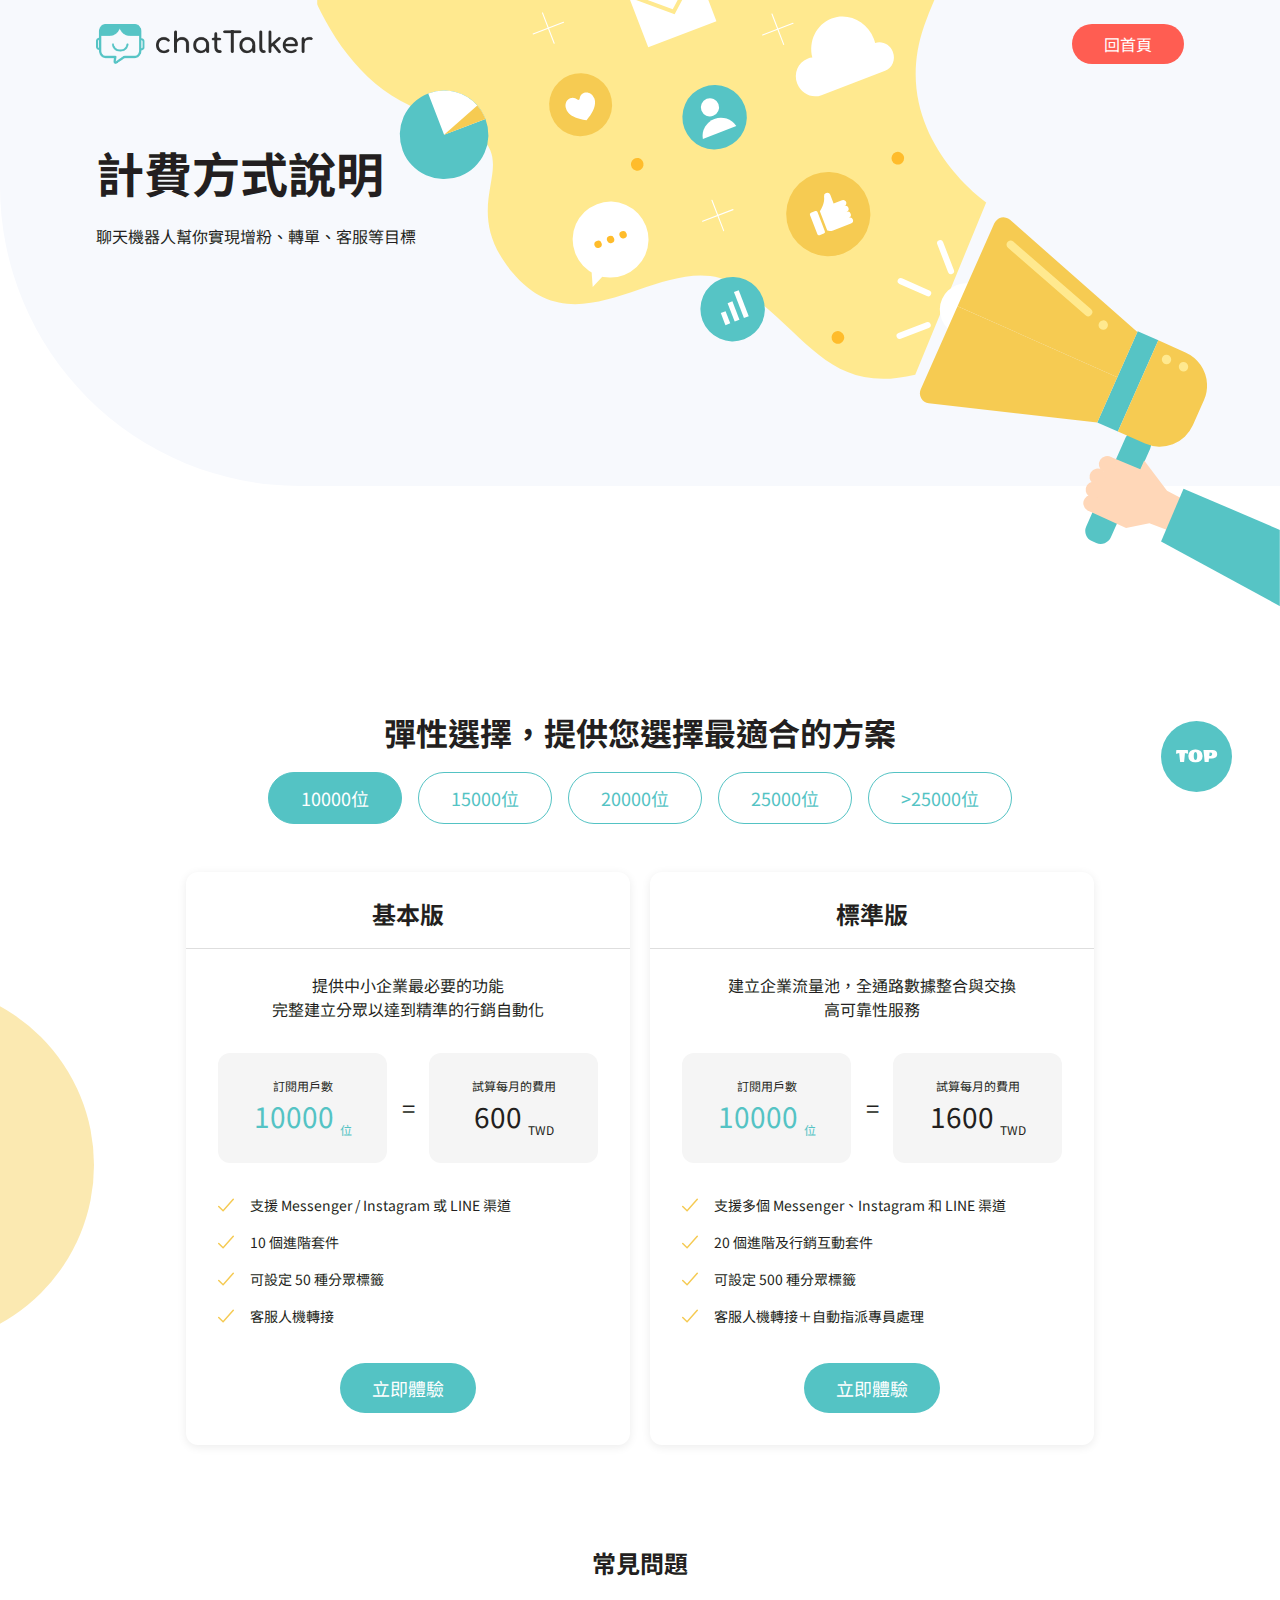
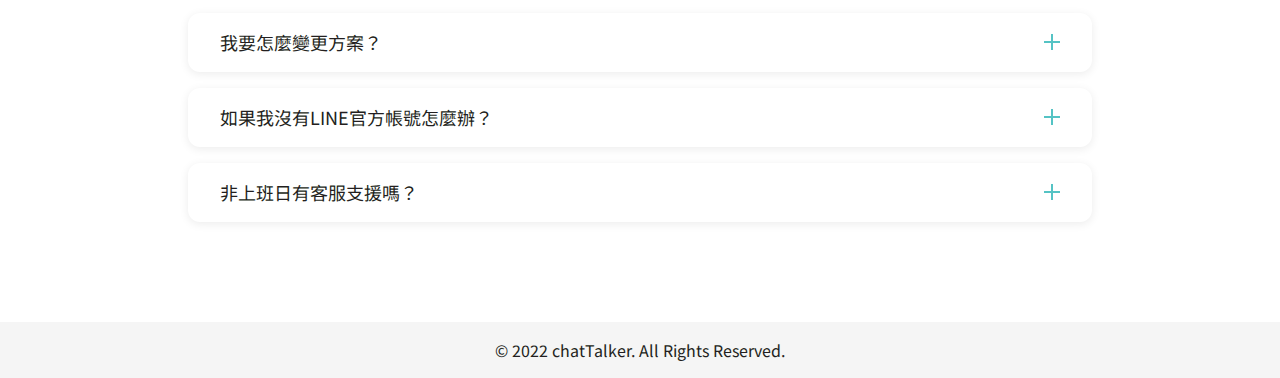
<file: plan.html>
<!DOCTYPE html>
<html lang="en">
  <head>
    <meta charset="UTF-8" />
    <meta http-equiv="X-UA-Compatible" content="IE=edge" />
    <meta name="viewport" content="width=device-width, initial-scale=1.0" />
    <link rel="stylesheet" href="style.css" />
    <link rel="preconnect" href="https://fonts.googleapis.com" />
    <link rel="preconnect" href="https://fonts.gstatic.com" crossorigin />
    <link
      href="https://fonts.googleapis.com/css2?family=Noto+Sans+TC:wght@400;700&family=Wendy+One&display=swap"
      rel="stylesheet"
    />
    <title>plan project - chatTalker</title>
    <script type="module" src="plan.js" defer></script>
  </head>
  <body>
    <button class="btn btn_back-top" data-back-to-top aria-label="Back to top">
      <svg id="top" xmlns="http://www.w3.org/2000/svg" viewBox="0 0 71 71">
        <circle
          id="Ellipse_9"
          data-name="Ellipse 9"
          cx="35.5"
          cy="35.5"
          r="35.5"
          fill="#56c4c5"
        />
      </svg>
      <p>TOP</p>
    </button>
    <header class="plan__header">
      <div class="header_border_bottom">
        <div class="header__header container">
            <img
              src="./src/asset/img/logo.png"
              alt="chatTalker logo"
              class="header__logo"
            />
          <a href="/" class="btn header__btn text_clr_white"
            >回首頁</a
          >
        </div>
      </div>
      <div class="plan__header-content">
        <section class="container">
          <h1 class="plan__header-title">計費方式說明</h1>
          <p class="mt_4">聊天機器人幫你實現增粉、轉單、客服等目標</p>
        </section>
      </div>
    </header>
    <div class="plan__relative">
      <main class="pt_60to100 container">
        <h2 class="mb_4 plan__main-title">彈性選擇，提供您選擇最適合的方案</h2>
        <form>
          <ul class="list plan__list">
            <li>
              <input
                type="radio"
                id="10000"
                value="10000"
                name="amount"
                checked
              />
              <label class="btn btn_plan" for="10000">10000位</label>
            </li>
            <li>
              <input type="radio" id="15000" value="15000" name="amount" />
              <label class="btn btn_plan" for="15000">15000位</label>
            </li>
            <li>
              <input type="radio" id="20000" value="20000" name="amount" />
              <label class="btn btn_plan" for="20000">20000位</label>
            </li>
            <li>
              <input type="radio" id="25000" value="25000" name="amount" />
              <label class="btn btn_plan" for="25000">25000位</label>
            </li>
            <li>
              <input type="radio" id=">25000" value=">25000" name="amount" />
              <label class="btn btn_plan" for=">25000">>25000位</label>
            </li>
          </ul>
          <ul class="plan__card-list mt_32to48">
            <li class="card plan__card">
              <h3 class="text_6 mb_4">基本版</h3>
              <div class="plan__description">
                <p>
                  提供中小企業最必要的功能<br />完整建立分眾以達到精準的行銷自動化
                </p>
                <div class="spreadsheet">
                  <div class="spreadsheet__panel">
                    <p class="text_3">訂閱用戶數</p>
                    <p class="text_7 text_clr_primary" data-people>
                      10000 <sub class="text_3">位</sub>
                    </p>
                  </div>
                  <p class="text_6">=</p>
                  <div class="spreadsheet__panel">
                    <p class="text_3">試算每月的費用</p>
                    <p class="text_7" data-price="basic">
                      600 <sub class="text_3">TWD</sub>
                    </p>
                  </div>
                  <ul class="features">
                    <li class="feature">
                      <p>支援 Messenger / Instagram 或 LINE 渠道</p>
                    </li>
                    <li class="feature">
                      <p>10 個進階套件</p>
                    </li>
                    <li class="feature">
                      <p>可設定 50 種分眾標籤</p>
                    </li>
                    <li class="feature">
                      <p>客服人機轉接</p>
                    </li>
                  </ul>
                </div>
              </div>
              <button
                class="btn btn_primary text_clr_white btn__submit"
                type="submit"
              >
                立即體驗
              </button>
            </li>
            <li class="card plan__card">
              <h3 class="text_6 mb_4">標準版</h3>
              <div class="plan__description">
                <p>建立企業流量池，全通路數據整合與交換<br />高可靠性服務</p>
                <div class="spreadsheet">
                  <div class="spreadsheet__panel">
                    <p class="text_3">訂閱用戶數</p>
                    <p class="text_7 text_clr_primary" data-people>
                      10000 <sub class="text_3">位</sub>
                    </p>
                  </div>
                  <p class="text_6">=</p>
                  <div class="spreadsheet__panel">
                    <p class="text_3">試算每月的費用</p>
                    <p class="text_7" data-price="standard">
                      1600 <sub class="text_3">TWD</sub>
                    </p>
                  </div>
                  <ul class="features">
                    <li class="feature">
                      <p>支援多個 Messenger、Instagram 和 LINE 渠道</p>
                    </li>
                    <li class="feature">
                      <p>20 個進階及行銷互動套件</p>
                    </li>
                    <li class="feature">
                      <p>可設定 500 種分眾標籤</p>
                    </li>
                    <li class="feature">
                      <p>客服人機轉接＋自動指派專員處理</p>
                    </li>
                  </ul>
                </div>
              </div>
              <button
                class="btn btn_primary text_clr_white btn_submit"
                type="submit"
              >
                立即體驗
              </button>
            </li>
          </ul>
        </form>
      </main>
    </div>
    <section class="pt_60to100 container">
      <h2>常見問題</h2>
      <ul class="mt_8">
        <li class="card card__plan-qa">
          <details class="qa">
            <summary class="qa__icon">我要怎麼變更方案？</summary>
            <p>請聯絡您的業務專員修改訂閱方案，我們將為您進行變更流程。</p>
          </details>
        </li>
        <li class="card card__plan-qa">
          <details class="qa">
            <summary class="qa__icon">如果我沒有LINE官方帳號怎麼辦？</summary>
            <p>
              沒關係的，只要您是我們任何一個方案的夥伴，我們的專員可以協助辦理哦！
            </p>
          </details>
        </li>
        <li class="card card__plan-qa">
          <details class="qa">
            <summary class="qa__icon">非上班日有客服支援嗎？</summary>
            <p>
              當然哦！我們錢都收了，不會拋棄你的！<br />
              請您直接來我們公司，我們假日也都在辦公室。
            </p>
          </details>
        </li>
      </ul>
    </section>
    <footer class="pt_60to100">
      <p class="footer__copyright">
        &copy; 2022 chatTalker. All Rights Reserved.
      </p>
    </footer>
  </body>
</html>
</file>
<file: style.css>
/*
  Josh's Custom CSS Reset
  https://www.joshwcomeau.com/css/custom-css-reset/
*/
*, *::before, *::after {
  box-sizing: border-box;
}

* {
  margin: 0;
}

html:focus-within {
  scroll-behavior: smooth;
}

html, body {
  height: 100%;
}

body {
  /* line-height: calc(2px + 2ex + 2px); */
  line-height: 1.5;
  -webkit-font-smoothing: antialiased;
  text-rendering: optimizeSpeed;
}

ul[role=list],
ol[role=list] {
  list-style: none;
}

li {
  display: inline-block;
}

a:not([class]) {
  text-decoration-skip-ink: all;
}

img, picture, video, canvas, svg {
  display: block;
  max-width: 100%;
}

input, button, textarea, select {
  font: inherit;
  font-size: max(16px, 1rem);
}

p, h1, h2, h3, h4, h5, h6 {
  overflow-wrap: break-word;
}

/* Using below when you use framework */
/* #root, #__next {
  isolation: isolate;
} */
/* Remove all animations, transitions and smooth scroll for people that prefer not to see them */
@media (prefers-reduced-motion: reduce) {
  html:focus-within {
    scroll-behavior: auto;
  }

  *,
*::before,
*::after {
    animation-duration: 0.01ms !important;
    animation-iteration-count: 1 !important;
    transition-duration: 0.01ms !important;
    scroll-behavior: auto !important;
  }
}
:root {
  --clr-font: hsl(345, 6%, 13%);
  --clr-font-gray: hsl(0, 0%, 45%);
  --clr-primary: hsl(181, 49%, 55%);
  --clr-others: hsl(0, 0%, 87%);
  --clr-shadow: hsla(0, 0%, 0%, 0.078);
  --clr-card-border: hsla(0, 0%, 0%, 0.161);
  --clr-footer: hsl(0, 0%, 96%);
  --clr-to-plan: hsl(4, 100%, 66%);
  --clr-plan-header: hsl(220, 60%, 98%);
  --clr-scroll-bar: hsl(44, 100%, 66%);
  --clr-star: hsl(44, 89%, 64%);
  --ff-comfortaa: Comfortaa, sans-serif;
  --ff-wendy: "Wendy One", sans-serif;
  --space: 1rem;
  --fz-basic: 1rem;
  --space-1: calc(var(--space) * 0.25);
  --fz-1: calc(var(--fz-basic) * 0.25);
  --space-2: calc(var(--space) * 0.5);
  --fz-2: calc(var(--fz-basic) * 0.5);
  --space-3: calc(var(--space) * 0.75);
  --fz-3: calc(var(--fz-basic) * 0.75);
  --space-4: calc(var(--space) * 1);
  --fz-4: calc(var(--fz-basic) * 1);
  --space-5: calc(var(--space) * 1.25);
  --fz-5: calc(var(--fz-basic) * 1.25);
  --space-6: calc(var(--space) * 1.5);
  --fz-6: calc(var(--fz-basic) * 1.5);
  --space-7: calc(var(--space) * 1.75);
  --fz-7: calc(var(--fz-basic) * 1.75);
  --space-8: calc(var(--space) * 2);
  --fz-8: calc(var(--fz-basic) * 2);
  --space-9: calc(var(--space) * 2.25);
  --fz-9: calc(var(--fz-basic) * 2.25);
  --space-10: calc(var(--space) * 2.5);
  --fz-10: calc(var(--fz-basic) * 2.5);
  --space-11: calc(var(--space) * 2.75);
  --fz-11: calc(var(--fz-basic) * 2.75);
  --space-12: calc(var(--space) * 3);
  --fz-12: calc(var(--fz-basic) * 3);
}

body {
  color: var(--clr-font);
  font-size: var(--fz-primary);
  font-family: "Noto Sans TC", sans-serif;
  text-align: center;
}

ul {
  padding-inline-start: 0;
}

button {
  border: none;
  padding: 0;
  background-color: transparent;
  cursor: pointer;
}

a {
  text-decoration: none;
}

a:where(:active, :visited, :link) {
  color: inherit;
}

input[type=radio] {
  display: none;
}

.text {
  font-size: 1.125rem;
}
.text_1 {
  font-size: var(--fz-1);
}
.text_2 {
  font-size: var(--fz-2);
}
.text_3 {
  font-size: var(--fz-3);
}
.text_4 {
  font-size: var(--fz-4);
}
.text_5 {
  font-size: var(--fz-5);
}
.text_6 {
  font-size: var(--fz-6);
}
.text_7 {
  font-size: var(--fz-7);
}
.text_8 {
  font-size: var(--fz-8);
}
.text_9 {
  font-size: var(--fz-9);
}
.text_10 {
  font-size: var(--fz-10);
}
.text_11 {
  font-size: var(--fz-11);
}
.text_12 {
  font-size: var(--fz-12);
}
.text_bold {
  font-weight: 700;
}
.text_clr_primary {
  color: var(--clr-primary);
}
.text_clr_white {
  color: white;
}
.text_clr_gray {
  color: hsl(0deg, 0%, 45%);
}

.mt_1 {
  margin-top: var(--space-1);
}

.pt_1 {
  padding-top: var(--space-1);
}

.mt_2 {
  margin-top: var(--space-2);
}

.pt_2 {
  padding-top: var(--space-2);
}

.mt_3 {
  margin-top: var(--space-3);
}

.pt_3 {
  padding-top: var(--space-3);
}

.mt_4 {
  margin-top: var(--space-4);
}

.pt_4 {
  padding-top: var(--space-4);
}

.mt_5 {
  margin-top: var(--space-5);
}

.pt_5 {
  padding-top: var(--space-5);
}

.mt_6 {
  margin-top: var(--space-6);
}

.pt_6 {
  padding-top: var(--space-6);
}

.mt_7 {
  margin-top: var(--space-7);
}

.pt_7 {
  padding-top: var(--space-7);
}

.mt_8 {
  margin-top: var(--space-8);
}

.pt_8 {
  padding-top: var(--space-8);
}

.mt_9 {
  margin-top: var(--space-9);
}

.pt_9 {
  padding-top: var(--space-9);
}

.mt_10 {
  margin-top: var(--space-10);
}

.pt_10 {
  padding-top: var(--space-10);
}

.mt_11 {
  margin-top: var(--space-11);
}

.pt_11 {
  padding-top: var(--space-11);
}

.mt_12 {
  margin-top: var(--space-12);
}

.pt_12 {
  padding-top: var(--space-12);
}

.mb_1 {
  margin-bottom: var(--space-1);
}

.pb_1 {
  padding-bottom: var(--space-1);
}

.mb_2 {
  margin-bottom: var(--space-2);
}

.pb_2 {
  padding-bottom: var(--space-2);
}

.mb_3 {
  margin-bottom: var(--space-3);
}

.pb_3 {
  padding-bottom: var(--space-3);
}

.mb_4 {
  margin-bottom: var(--space-4);
}

.pb_4 {
  padding-bottom: var(--space-4);
}

.mb_5 {
  margin-bottom: var(--space-5);
}

.pb_5 {
  padding-bottom: var(--space-5);
}

.mb_6 {
  margin-bottom: var(--space-6);
}

.pb_6 {
  padding-bottom: var(--space-6);
}

.mb_7 {
  margin-bottom: var(--space-7);
}

.pb_7 {
  padding-bottom: var(--space-7);
}

.mb_8 {
  margin-bottom: var(--space-8);
}

.pb_8 {
  padding-bottom: var(--space-8);
}

.mb_9 {
  margin-bottom: var(--space-9);
}

.pb_9 {
  padding-bottom: var(--space-9);
}

.mb_10 {
  margin-bottom: var(--space-10);
}

.pb_10 {
  padding-bottom: var(--space-10);
}

.mb_11 {
  margin-bottom: var(--space-11);
}

.pb_11 {
  padding-bottom: var(--space-11);
}

.mb_12 {
  margin-bottom: var(--space-12);
}

.pb_12 {
  padding-bottom: var(--space-12);
}

.ml_1 {
  margin-left: var(--space-1);
}

.pl_1 {
  padding-left: var(--space-1);
}

.ml_2 {
  margin-left: var(--space-2);
}

.pl_2 {
  padding-left: var(--space-2);
}

.ml_3 {
  margin-left: var(--space-3);
}

.pl_3 {
  padding-left: var(--space-3);
}

.ml_4 {
  margin-left: var(--space-4);
}

.pl_4 {
  padding-left: var(--space-4);
}

.ml_5 {
  margin-left: var(--space-5);
}

.pl_5 {
  padding-left: var(--space-5);
}

.ml_6 {
  margin-left: var(--space-6);
}

.pl_6 {
  padding-left: var(--space-6);
}

.ml_7 {
  margin-left: var(--space-7);
}

.pl_7 {
  padding-left: var(--space-7);
}

.ml_8 {
  margin-left: var(--space-8);
}

.pl_8 {
  padding-left: var(--space-8);
}

.ml_9 {
  margin-left: var(--space-9);
}

.pl_9 {
  padding-left: var(--space-9);
}

.ml_10 {
  margin-left: var(--space-10);
}

.pl_10 {
  padding-left: var(--space-10);
}

.ml_11 {
  margin-left: var(--space-11);
}

.pl_11 {
  padding-left: var(--space-11);
}

.ml_12 {
  margin-left: var(--space-12);
}

.pl_12 {
  padding-left: var(--space-12);
}

.mr_1 {
  margin-right: var(--space-1);
}

.pr_1 {
  padding-right: var(--space-1);
}

.mr_2 {
  margin-right: var(--space-2);
}

.pr_2 {
  padding-right: var(--space-2);
}

.mr_3 {
  margin-right: var(--space-3);
}

.pr_3 {
  padding-right: var(--space-3);
}

.mr_4 {
  margin-right: var(--space-4);
}

.pr_4 {
  padding-right: var(--space-4);
}

.mr_5 {
  margin-right: var(--space-5);
}

.pr_5 {
  padding-right: var(--space-5);
}

.mr_6 {
  margin-right: var(--space-6);
}

.pr_6 {
  padding-right: var(--space-6);
}

.mr_7 {
  margin-right: var(--space-7);
}

.pr_7 {
  padding-right: var(--space-7);
}

.mr_8 {
  margin-right: var(--space-8);
}

.pr_8 {
  padding-right: var(--space-8);
}

.mr_9 {
  margin-right: var(--space-9);
}

.pr_9 {
  padding-right: var(--space-9);
}

.mr_10 {
  margin-right: var(--space-10);
}

.pr_10 {
  padding-right: var(--space-10);
}

.mr_11 {
  margin-right: var(--space-11);
}

.pr_11 {
  padding-right: var(--space-11);
}

.mr_12 {
  margin-right: var(--space-12);
}

.pr_12 {
  padding-right: var(--space-12);
}

.mx_1 {
  margin-inline: var(--space-1);
}

.px_1 {
  padding-inline: var(--space-1);
}

.mx_2 {
  margin-inline: var(--space-2);
}

.px_2 {
  padding-inline: var(--space-2);
}

.mx_3 {
  margin-inline: var(--space-3);
}

.px_3 {
  padding-inline: var(--space-3);
}

.mx_4 {
  margin-inline: var(--space-4);
}

.px_4 {
  padding-inline: var(--space-4);
}

.mx_5 {
  margin-inline: var(--space-5);
}

.px_5 {
  padding-inline: var(--space-5);
}

.mx_6 {
  margin-inline: var(--space-6);
}

.px_6 {
  padding-inline: var(--space-6);
}

.mx_7 {
  margin-inline: var(--space-7);
}

.px_7 {
  padding-inline: var(--space-7);
}

.mx_8 {
  margin-inline: var(--space-8);
}

.px_8 {
  padding-inline: var(--space-8);
}

.mx_9 {
  margin-inline: var(--space-9);
}

.px_9 {
  padding-inline: var(--space-9);
}

.mx_10 {
  margin-inline: var(--space-10);
}

.px_10 {
  padding-inline: var(--space-10);
}

.mx_11 {
  margin-inline: var(--space-11);
}

.px_11 {
  padding-inline: var(--space-11);
}

.mx_12 {
  margin-inline: var(--space-12);
}

.px_12 {
  padding-inline: var(--space-12);
}

.my_1 {
  margin-block: var(--space-1);
}

.py_1 {
  padding-block: var(--space-1);
}

.my_2 {
  margin-block: var(--space-2);
}

.py_2 {
  padding-block: var(--space-2);
}

.my_3 {
  margin-block: var(--space-3);
}

.py_3 {
  padding-block: var(--space-3);
}

.my_4 {
  margin-block: var(--space-4);
}

.py_4 {
  padding-block: var(--space-4);
}

.my_5 {
  margin-block: var(--space-5);
}

.py_5 {
  padding-block: var(--space-5);
}

.my_6 {
  margin-block: var(--space-6);
}

.py_6 {
  padding-block: var(--space-6);
}

.my_7 {
  margin-block: var(--space-7);
}

.py_7 {
  padding-block: var(--space-7);
}

.my_8 {
  margin-block: var(--space-8);
}

.py_8 {
  padding-block: var(--space-8);
}

.my_9 {
  margin-block: var(--space-9);
}

.py_9 {
  padding-block: var(--space-9);
}

.my_10 {
  margin-block: var(--space-10);
}

.py_10 {
  padding-block: var(--space-10);
}

.my_11 {
  margin-block: var(--space-11);
}

.py_11 {
  padding-block: var(--space-11);
}

.my_12 {
  margin-block: var(--space-12);
}

.py_12 {
  padding-block: var(--space-12);
}

.pt_60to100 {
  padding-block-start: clamp(3.75rem, 11.7vw, 6.25rem);
}

.mt_32to48 {
  margin-block-start: clamp(var(--space-8), 6vw, var(--space-12));
}

.container {
  width: min(100% - var(--space-10), 68rem);
  margin-inline: auto;
}
@media (min-width: 37.5rem) {
  .container {
    padding-inline: var(--space-4);
  }
}
@media (min-width: 69rem) {
  .container {
    padding-inline: 0rem;
  }
}
.container__circles-style {
  position: relative;
}
.container__circles-style::before, .container__circles-style::after {
  content: "";
  position: absolute;
}
.container__circles-style::before {
  aspect-ratio: 1;
  transform: translate(-50%, -50%);
  background-color: hsl(181deg, 49%, 55%);
  width: min(33.6%, 22.5rem);
  border-radius: 50%;
  top: 8.625rem;
  left: -0.875rem;
}
@media (min-width: 50rem) {
  .container__circles-style::before {
    top: 0;
    left: -2.625rem;
  }
}
.container__circles-style::after {
  background-image: url(./src/asset/img/index/ball.svg);
  width: clamp(5.5rem, 19vw, 13.125rem);
  aspect-ratio: 88/135;
  background-position: left;
  background-size: cover;
  right: 0;
  bottom: -2rem;
  z-index: -1;
}
@media (min-width: 69rem) {
  .container__circles-style::after {
    bottom: -12rem;
  }
}

.header__header {
  padding-block: clamp(var(--space-4), 4vmin, var(--space-6));
  display: flex;
  justify-content: space-between;
}
.header__title {
  font-size: clamp(var(--fz-4), 2.8vw, 1.125rem);
}
.header__logo {
  width: min(39.06%, 13.62875rem);
  object-fit: contain;
}
.header_border_bottom {
  border-bottom: 2px solid #FFD153;
}
.header__btn {
  background-color: var(--clr-to-plan);
  padding: var(--space-3) var(--space-8);
}
.header__main {
  text-align: left;
}
.header__paragraph {
  font-size: var(--fz-8);
}
.header__paragraph + p {
  font-size: var(--fz-4);
}
.header__img {
  width: 90.84%;
  width: min(90.84%, 33.25rem);
  margin-inline: auto;
}
.header__img-wrapper {
  margin-block-end: max(var(--space-8), 8.5vmin);
  background-image: url(./src/asset/img/index/bg-yellow-mobile.svg);
  background-repeat: no-repeat;
  background-position: bottom center;
  background-size: contain;
}
@media (min-width: 50rem) {
  .header {
    background-image: url(./src/asset/img/index/bg-yellow.png);
    background-repeat: no-repeat;
    background-size: 62% 100%;
    background-position: right;
  }
  .header_border_bottom {
    border-bottom: none;
  }
  .header__main {
    display: flex;
    justify-content: space-between;
    align-items: center;
  }
  .header__img {
    margin-inline-end: 0;
  }
  .header__img-wrapper {
    flex: 1;
    background-image: none;
    margin-block-end: min(8.5vmax, 6.75rem);
  }
}
@media (min-width: 69rem) {
  .header__paragraph {
    font-size: var(--fz-12);
  }
  .header__paragraph + p {
    font-size: var(--fz-5);
  }
}

.list {
  display: flex;
  flex-wrap: wrap;
  justify-content: center;
  align-items: stretch;
}

.social-media__list {
  gap: var(--space-6);
}
@media (min-width: 50rem) {
  .social-media__list {
    justify-content: space-evenly;
  }
}
.social-media__item {
  width: 68.06%;
  display: flex;
  flex-direction: column;
  gap: var(--space-4);
}
@media (min-width: 50rem) {
  .social-media__item {
    width: 15rem;
  }
}

.info__list {
  gap: var(--space-6);
}
@media (min-width: 69rem) {
  .info__list {
    gap: var(--space-4);
  }
}
.info__item {
  width: min(77.61%, 24rem);
  gap: var(--space-4);
}
.info__item > p {
  padding: 0 var(--space-4) var(--space-6);
}
@media (min-width: 69rem) {
  .info__item {
    width: min(20vw, 16.25rem);
  }
}

.product {
  display: flex;
  flex-direction: column;
  align-items: center;
}
.product__list {
  margin-block-start: var(--space-8);
  display: grid;
  grid-template-columns: minmax(100%, 14.375rem);
  justify-content: stretch;
  gap: var(--space-6);
}
.product__item {
  padding-block: var(--space-8) var(--space-12);
  padding-inline: var(--space-6) var(--space-10);
  text-align: left;
  gap: var(--space-5);
}
@media (min-width: 37.5rem) {
  .product__list {
    grid-template-columns: repeat(2, minmax(14.375rem, 18.75rem));
  }
}
@media (min-width: 50rem) {
  .product__list {
    gap: var(--space-7) clamp(var(--space-6), 3.5vw, var(--space-12));
  }
}
@media (min-width: 69rem) {
  .product {
    flex-direction: row;
    justify-content: center;
    gap: clamp(var(--space-12), 12vw, 8.75rem);
  }
  .product__list {
    grid-template-columns: repeat(2, 14.375rem);
  }
  .product__content {
    order: 1;
    text-align: left;
  }
}
@media (min-width: 85.375rem) {
  .product {
    justify-content: start;
  }
}

.comments__title {
  position: relative;
}
.comments__title::after {
  content: "";
  position: absolute;
  width: min(40.8vw, 9.375rem);
  aspect-ratio: 1;
  background-color: #FBE8B1;
  border-radius: 50%;
  top: 100%;
  left: 0;
  transform: translateX(-50%);
}
@media (min-width: 50rem) {
  .comments__title::after {
    transform: translateX(33.3333333333%);
  }
}
.comments__card {
  margin-top: 3.5rem;
  position: relative;
  padding: var(--space-12) var(--space-4) var(--space-4);
  text-align: left;
}
.comments__card > p {
  padding-block: var(--space-2) var(--space-4);
  border-bottom: 1px solid var(--clr-others);
}
.comments__card > h3 {
  margin-block: var(--space-4) var(--space-1);
}
.comments__list {
  margin-block-start: clamp(var(--space-8), 6vw, var(--space-12));
}

.footer {
  background-image: url(./src/asset/img/index/bg-footer.png);
  background-position: center;
  background-size: cover;
  background-repeat: no-repeat;
  min-height: 70vh;
  display: grid;
  margin-block-start: clamp(3.75rem, 11.7vw, 6.25rem);
  position: relative;
}
.footer::before, .footer::after {
  content: "";
  position: absolute;
  width: 4.375rem;
  height: 3rem;
  top: 0;
  left: 0;
  background-size: cover;
}
.footer::before {
  background-image: url(./src/asset/img/index/img-dialogue-1.png);
  top: 37.5%;
  left: 1rem;
}
.footer::after {
  background-image: url(./src/asset/img/index/img-dialogue-2.png);
  top: 30%;
  left: auto;
  right: 0.75rem;
}
.footer__content {
  margin-block-start: auto;
}
.footer__btn {
  margin-block: clamp(var(--space-6), 3.5vw, var(--space-12)) clamp(3.75rem, 11.7vw, 6.25rem);
}
.footer__copyright {
  background-color: var(--clr-footer);
  padding-block: var(--space-4);
}
@media (min-width: 37.5rem) {
  .footer::before, .footer::after {
    all: unset;
  }
}

.btn {
  border-radius: 99em;
  display: inline-block;
  line-height: 1;
  cursor: pointer;
}
.btn:hover {
  opacity: 0.75;
}
.btn_back-top {
  width: min(13.33%, 4.4375rem);
  display: flex;
  border-radius: 50%;
  position: fixed;
  inset: auto clamp(var(--space-4), 4vw, var(--space-12)) 12vh auto;
  z-index: 1;
}
.btn_back-top p {
  font-family: "Wendy One", sans-serif;
  position: absolute;
  color: white;
  inset: 0;
  display: flex;
  align-items: center;
  justify-content: center;
  font-size: 1.25rem;
}
.btn_primary {
  background-color: var(--clr-primary);
  font-size: 1.125rem;
  padding: var(--space-4) var(--space-8);
}
.btn_plan {
  border: 1px solid var(--clr-primary);
  font-size: clamp(var(--fz-4), 4vw, 1.125rem);
  padding: var(--space-4) clamp(var(--space-4), 4vw, var(--space-8));
  color: var(--clr-primary);
}
.btn_plan:hover {
  background-color: var(--clr-primary);
  color: white;
}
.btn_submit {
  font-size: 1.125rem;
}

.pic {
  margin-inline: auto;
}
.pic_sm {
  width: 26.32%;
}

.card {
  border-radius: var(--space-3);
  box-shadow: 0px 2px 10px 0 var(--clr-shadow);
  background-color: #fff;
  display: flex;
  flex-direction: column;
}
.card__avatar {
  width: 34.12%;
  position: absolute;
  top: -4rem;
  left: 1rem;
  border-radius: 50%;
}
.card__footer {
  display: flex;
  justify-content: space-between;
  padding-inline-end: var(--space-4);
}
.card__plan-qa {
  max-width: 56.5rem;
  margin-inline: auto;
  padding: var(--space-4) clamp(var(--space-4), 4vw, var(--space-8));
  text-align: left;
}
.card__plan-qa:not(:last-child) {
  margin-block-end: var(--space-4);
}
@media (min-width: 50rem) {
  .card__plan-qa {
    font-size: 1.125rem;
  }
}

.icon {
  width: 51.81%;
  aspect-ratio: 1;
  border-radius: 50%;
  box-shadow: 0px 2px 10px 0 var(--clr-shadow);
  display: flex;
}
.icon > svg {
  width: 60.47%;
  margin: auto;
}

.stars {
  width: 43.05%;
  display: flex;
  gap: var(--space-2);
  align-items: center;
}

.horizontal-scroller {
  display: grid;
  grid-auto-flow: column;
  grid-auto-columns: 100%;
  scrollbar-color: transparent transparent;
}
.horizontal-scroller__list {
  display: grid;
  grid-auto-flow: column;
  grid-auto-columns: 100%;
  padding-block-end: var(--space-6);
  overflow-x: scroll;
  overscroll-behavior-inline: contain;
  scroll-padding-inline: var(--space-5);
  scroll-snap-type: inline mandatory;
  scrollbar-color: transparent transparent;
}
.horizontal-scroller__item {
  width: clamp(20.9375rem, 44vw, 22rem);
  margin-inline: auto;
  scroll-snap-align: center;
}
.horizontal-scroller > *:not(:first-child) {
  display: none;
}
@media (min-width: 69rem) {
  .horizontal-scroller > *:not(:first-child) {
    display: inline-block;
  }
}
.horizontal-scroller__bar {
  width: 4.375rem;
  height: 0.625rem;
  margin-inline: auto;
  display: flex;
  justify-content: space-around;
}
.horizontal-scroller__dot {
  border-radius: 1rem;
  width: 0.625rem;
  aspect-ratio: 1;
  background-color: var(--clr-others);
  cursor: pointer;
}
@media (min-width: 50rem) {
  .horizontal-scroller__list {
    grid-auto-columns: 50%;
  }
  .horizontal-scroller__item {
    scroll-snap-align: start;
  }
}
@media (min-width: 69rem) {
  .horizontal-scroller {
    overflow-x: scroll;
    overscroll-behavior-inline: contain;
    scroll-padding-inline: var(--space-4);
    scroll-snap-type: inline mandatory;
  }
  .horizontal-scroller__scroller {
    width: 69.75rem;
    scroll-snap-align: center;
    margin-inline: auto;
  }
  .horizontal-scroller__list {
    overflow-x: auto;
    grid-auto-columns: 1fr;
  }
  .horizontal-scroller__item {
    scroll-snap-align: center;
  }
  .horizontal-scroller__item:nth-of-type(4) {
    display: none;
  }
}

[data-select=true] {
  width: 1rem;
  background-color: var(--clr-scroll-bar);
}

.plan__header-content {
  padding-block: var(--space-12) 22.5rem;
  text-align: left;
  background-image: url(./src/asset/img/plan/img-plan.svg);
  background-repeat: no-repeat;
  background-size: cover;
  background-position: right bottom;
  position: relative;
}
.plan__header-content::after {
  content: "";
  width: 100%;
  height: 100%;
  position: absolute;
  top: 0;
  left: 0;
  background-color: var(--clr-plan-header);
  z-index: -1;
  border-radius: 0 0 0 9.375rem;
}
.plan__header-title {
  font-size: clamp(var(--fz-8), 8.5vw, var(--fz-12));
}
.plan__main-title {
  font-size: clamp(var(--fz-7), 7.4vw, var(--fz-8));
}
.plan__list {
  gap: clamp(0.375rem, 1.5vw, var(--space-4));
}
.plan__card {
  width: min(100%, 27.75rem);
  padding-block: clamp(var(--space-4), 4vw, var(--space-6)) clamp(var(--space-6), 6.4vw, var(--space-8));
  align-items: center;
}
.plan__card-list {
  display: flex;
  flex-direction: column;
  align-items: center;
  gap: var(--space-6);
}
.plan__description {
  width: 100%;
  padding-block: var(--space-6) var(--space-9);
  padding-inline: clamp(var(--space-4), 4vw, var(--space-8));
  border-top: 1px solid var(--clr-others);
}
.plan__relative {
  position: relative;
}
.plan__relative::after {
  content: "";
  background-color: hsl(45deg, 90%, 84%);
  position: absolute;
  width: clamp(12.75rem, 50vw, 22.625rem);
  aspect-ratio: 1;
  border-radius: 50%;
  top: 55%;
  z-index: -1;
  left: -6.75rem;
}
@media (min-width: 50rem) {
  .plan__header {
    position: relative;
    background-image: url(./src/asset/img/plan/img-plan-large.svg);
    background-repeat: no-repeat;
    background-size: contain;
    background-position: right;
  }
  .plan__header-content {
    background-image: none;
    position: static;
  }
  .plan__header-content::after {
    border-radius: 0 0 0 18.75rem;
    height: 80%;
  }
  .plan__card {
    width: min(48.84%, 27.75rem);
  }
  .plan__card-list {
    flex-direction: row;
    justify-content: center;
    gap: var(--space-5);
  }
  .plan__relative::after {
    left: -16.75rem;
    top: 45%;
  }
}

.spreadsheet {
  display: flex;
  justify-content: space-around;
  align-items: center;
  flex-wrap: wrap;
  margin-block-start: clamp(var(--space-6), 6.4vw, var(--space-8));
}
.spreadsheet__panel {
  width: min(45.87%, 10.5625rem);
  padding-block: clamp(var(--space-4), 4vw, var(--space-6));
  border-radius: 12px;
  background-color: var(--clr-footer);
}
@media (min-width: 50rem) {
  .spreadsheet {
    justify-content: space-between;
  }
}

.feature {
  text-align: left;
  padding-inline-start: 2rem;
  background-image: url(./src/asset/img/plan/ic-checkmark.svg);
  background-repeat: no-repeat;
  background-size: 1rem 0.875rem;
  background-position: left center;
  font-size: 0.875rem;
}
.features {
  margin-block-start: clamp(var(--space-7), 7.4vw, var(--space-8));
  display: flex;
  flex-direction: column;
  gap: var(--space-4);
}

.qa[open] {
  color: var(--clr-primary);
}
.qa[open] > p {
  color: var(--clr-font-gray);
  padding-block: var(--space-4) var(--space-2);
}
.qa[open] .qa__icon::after {
  transform: rotate(-90deg) translate(375%, -5%);
}
.qa > p {
  line-height: 2;
}
.qa__icon {
  display: block;
  position: relative;
  cursor: pointer;
}
.qa__icon::before, .qa__icon::after {
  content: "";
  background-color: var(--clr-primary);
  position: absolute;
}
.qa__icon::before {
  width: 1rem;
  height: 0.125rem;
  top: 50%;
  right: 0;
  transform: translateY(-50%);
}
.qa__icon::after {
  width: 0.125rem;
  height: 1rem;
  top: 50%;
  right: 0.375rem;
  transform: translate(-50%, -50%);
  transition: transform 0.2s linear;
}

input[name=amount]:checked + .btn_plan {
  background-color: var(--clr-primary);
  color: white;
}

/*# sourceMappingURL=style.css.map */
</file>
